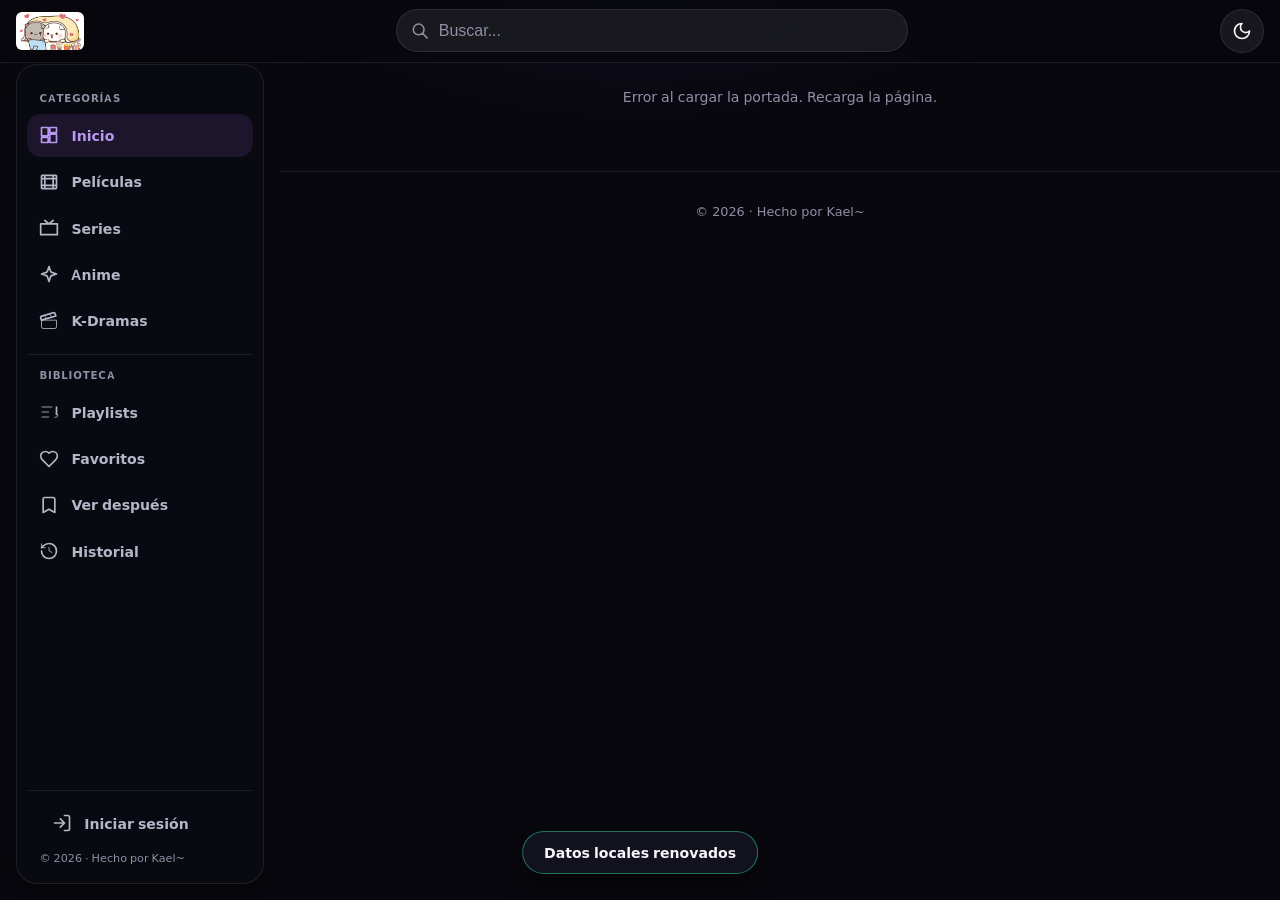
<file: index.html>
<!DOCTYPE html>
<html lang="es">
<head>
  <meta charset="UTF-8" />
  <meta name="viewport" content="width=device-width, initial-scale=1.0, viewport-fit=cover" />
  <meta name="color-scheme" content="dark" />
  <title>MocchiStream</title>
  <meta name="theme-color" content="#0f0f1a" />
  <meta name="description" content="Películas y series en streaming, sin cuentas y sin complicaciones." />
  <link rel="manifest" href="manifest.webmanifest" />
  <link rel="icon" type="image/png" href="icons/icon-192.png" />
  <link rel="apple-touch-icon" href="icons/icon-192.png" />
  <meta name="mobile-web-app-capable" content="yes" />
  <meta name="apple-mobile-web-app-capable" content="yes" />
  <meta name="apple-mobile-web-app-status-bar-style" content="black-translucent" />
  <link rel="stylesheet" href="css/style.css" />
  <script>try{var t=localStorage.getItem('ms_theme')==='light';document.documentElement.setAttribute('data-theme',t?'light':'dark');document.querySelector('meta[name="color-scheme"]').setAttribute('content',t?'light':'dark')}catch(e){}</script>
</head>
<body>

  <header class="site-header">
    <button class="menu-btn" id="menuBtn" aria-label="Abrir menú">
      <svg fill="none" stroke="currentColor" viewBox="0 0 24 24"><path stroke-linecap="round" stroke-linejoin="round" stroke-width="2" d="M4 6h16M4 12h16M4 18h16"/></svg>
    </button>
    <a href="/" class="logo-link"><img src="icons/profile.png" alt="MocchiStream" class="logo" /></a>
    <div class="search-box">
      <svg class="search-icon" fill="none" stroke="currentColor" viewBox="0 0 24 24"><path stroke-linecap="round" stroke-linejoin="round" stroke-width="2" d="M21 21l-6-6m2-5a7 7 0 11-14 0 7 7 0 0114 0z"/></svg>
      <input type="search" id="searchInput" class="input-glass" placeholder="Buscar..." autocomplete="off" spellcheck="false" />
    </div>
    <button class="theme-btn" id="themeBtn" aria-label="Cambiar tema"></button>
  </header>

  <main class="app-main">
    <section id="view-explore" class="app-view">
      <div id="homeSections"></div>
    </section>
  </main>

  <footer class="site-footer">
    © 2026 · Hecho por Kael~
  </footer>

  <div id="ptrIndicator" class="ptr-indicator hidden"><span class="ptr-arrow">↓</span></div>

  <div id="toast" class="toast hidden"></div>

  <script type="module" src="js/app.js"></script>
</body>
</html>
</file>
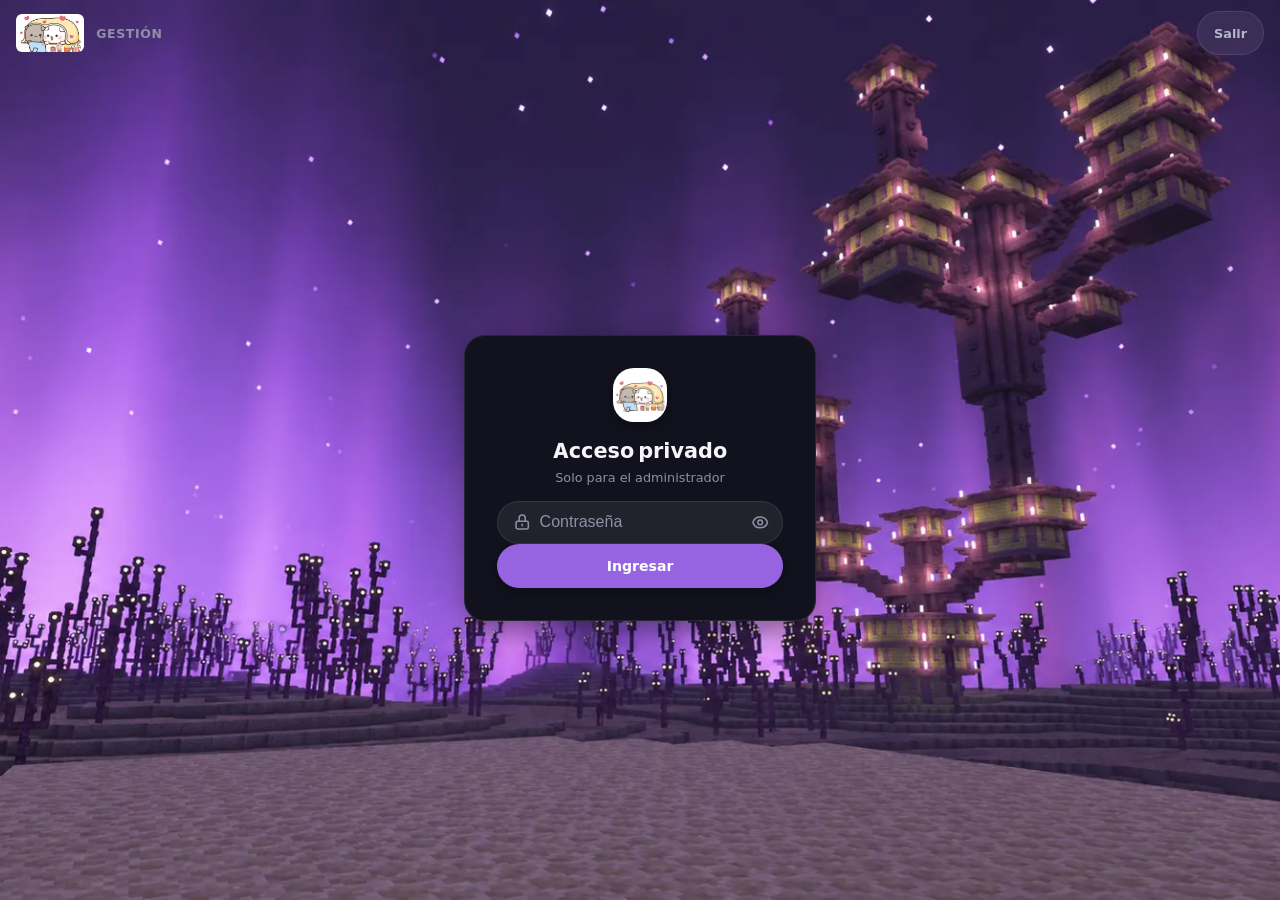
<file: admin.html>
<!DOCTYPE html>
<html lang="es">
<head>
  <meta charset="UTF-8" />
  <meta name="viewport" content="width=device-width, initial-scale=1.0, viewport-fit=cover" />
  <meta name="color-scheme" content="dark" />
  <meta name="theme-color" content="#0f0f1a" />
  <title>MocchiStream · Gestión</title>
  <link rel="stylesheet" href="css/style.css" />
  <script>try{if(localStorage.getItem('ms_theme')==='light')document.documentElement.setAttribute('data-theme','light')}catch(e){}</script>
</head>
<body>
  <div class="admin-page">

    <header class="site-header admin-header header-floating">
      <img src="icons/profile.png" alt="MocchiStream" class="logo" onerror="this.style.display='none'" />
      <span class="brand-tag">Gestión</span>
      <button onclick="logout()" class="btn btn-ghost btn-small">Salir</button>
    </header>

    <div id="loginScreen" class="login-screen">
      <div class="login-card" id="adminCard">
        <img src="icons/profile.png" alt="" class="auth-logo" />
        <h2 class="login-title">Acceso privado</h2>
        <p class="auth-sub">Solo para el administrador</p>
        <p id="loginErrorMsg" class="error-msg hidden">Contraseña incorrecta</p>
        <form id="adminLoginForm" autocomplete="off" novalidate>
          <div class="field" id="adminPassField">
            <svg class="field-icon" fill="none" stroke="currentColor" viewBox="0 0 24 24"><path stroke-linecap="round" stroke-linejoin="round" stroke-width="2" d="M12 15v2m-6 4h12a2 2 0 002-2v-6a2 2 0 00-2-2H6a2 2 0 00-2 2v6a2 2 0 002 2zm10-10V7a4 4 0 00-8 0v4h8z"/></svg>
            <input type="password" id="loginPassword" class="input-glass" placeholder="Contraseña" autocomplete="current-password" required />
            <button type="button" class="field-eye" data-eye="loginPassword" aria-label="Mostrar contraseña">
              <svg class="eye-on" fill="none" stroke="currentColor" viewBox="0 0 24 24"><path stroke-linecap="round" stroke-linejoin="round" stroke-width="2" d="M15 12a3 3 0 11-6 0 3 3 0 016 0z"/><path stroke-linecap="round" stroke-linejoin="round" stroke-width="2" d="M2.458 12C3.732 7.943 7.523 5 12 5c4.478 0 8.268 2.943 9.542 7-1.274 4.057-5.064 7-9.542 7-4.477 0-8.268-2.943-9.542-7z"/></svg>
              <svg class="eye-off" fill="none" stroke="currentColor" viewBox="0 0 24 24"><path stroke-linecap="round" stroke-linejoin="round" stroke-width="2" d="M17.94 17.94A10.07 10.07 0 0112 20c-7 0-11-8-11-8a18.45 18.45 0 015.06-5.94M9.9 4.24A9.12 9.12 0 0112 4c7 0 11 8 11 8a18.5 18.5 0 01-2.16 3.19m-6.72-1.07a3 3 0 11-4.24-4.24"/><path stroke-linecap="round" stroke-linejoin="round" stroke-width="2" d="M1 1l22 22"/></svg>
            </button>
          </div>
          <button type="submit" class="btn btn-neon w-full" id="adminSubmit">
            <span class="btn-spinner"></span><span class="btn-label">Ingresar</span>
          </button>
        </form>
      </div>
    </div>

    <nav class="admin-nav hidden" id="adminNav">
      <button class="nav-item active" data-view="panel" aria-label="Panel">
        <span class="nav-ico"><svg fill="none" stroke="currentColor" viewBox="0 0 24 24"><path stroke-linecap="round" stroke-linejoin="round" stroke-width="2" d="M3 13h8V3H3v10zm0 8h8v-6H3v6zm10 0h8V11h-8v10zm0-18v6h8V3h-8z"/></svg></span>
        <span>Panel</span>
      </button>
      <button class="nav-item" data-view="playlists" aria-label="Playlists">
        <span class="nav-ico"><svg fill="none" stroke="currentColor" viewBox="0 0 24 24"><path stroke-linecap="round" stroke-linejoin="round" stroke-width="2" d="M8 6h13M8 12h13M8 18h13M3 6h.01M3 12h.01M3 18h.01"/></svg></span>
        <span>Playlists</span>
      </button>
    </nav>

    <div id="adminContent" class="admin-content hidden animate-fade-in-up">

      <!-- ============ PANEL ============ -->
      <section id="view-panel" class="admin-view app-view">
        <div class="admin-glass-card">
          <h3 class="card-title">
            <svg class="t-cyan" fill="none" stroke="currentColor" viewBox="0 0 24 24"><path stroke-linecap="round" stroke-linejoin="round" stroke-width="2" d="M4 4h5v5H4zM15 4h5v5h-5zM4 15h5v5H4zM15 15h5v5h-5z"/></svg>
            Caché del worker
          </h3>
          <p class="card-hint">La caché acelera la app pero guarda resultados viejos hasta 5 min (búsquedas y portada). Púrjala si quieres ver cambios al instante.</p>
          <div id="cacheBox">
            <div class="cache-row"><span class="spinner"></span></div>
          </div>
        </div>

        <div class="admin-glass-card">
          <h3 class="card-title">
            <svg class="t-cyan" fill="none" stroke="currentColor" viewBox="0 0 24 24"><path stroke-linecap="round" stroke-linejoin="round" stroke-width="2" d="M13 10V3L4 14h7v7l9-11h-7z"/></svg>
            Accesos rápidos
          </h3>
          <div class="btn-row">
            <a class="btn btn-ghost" href="https://mocchi-stream.pages.dev" target="_blank" rel="noopener">Abrir la app</a>
          </div>
        </div>
      </section>

      <!-- ============ PLAYLISTS ============ -->
      <section id="view-playlists" class="admin-view app-view hidden">
        <div class="admin-glass-card">
          <h3 class="card-title">
            <svg class="t-purple" fill="none" stroke="currentColor" viewBox="0 0 24 24"><path stroke-linecap="round" stroke-linejoin="round" stroke-width="2" d="M8 6h13M8 12h13M8 18h13M3 6h.01M3 12h.01M3 18h.01"/></svg>
            Playlists
          </h3>
          <p class="card-hint">Agrupa sagas completas (Rápidos y Furiosos, Toy Story, Miraculous...). Las ve cualquiera en la app.</p>
          <div class="playlist-create">
            <input type="text" id="plNameInput" placeholder="Nombre de la playlist" class="input-glass" autocomplete="off" />
            <button onclick="createPlaylist()" class="btn btn-neon btn-small">Crear</button>
          </div>
          <div class="playlist-cover-input">
            <input type="url" id="plCoverInput" placeholder="URL de portada (opcional)" class="input-glass" autocomplete="off" spellcheck="false" />
            <img id="plCoverPreview" class="pl-cover-preview hidden" alt="Vista previa" />
          </div>
          <div id="playlistsBox" class="playlists-box"></div>
        </div>

        <div id="plEditor" class="admin-glass-card hidden">
          <div class="edit-header">
            <h3 class="edit-title" id="plEditorTitle">Editor</h3>
            <button onclick="closeEditor()" class="btn btn-ghost btn-small">Cerrar</button>
          </div>
          <div class="search-box" style="margin-bottom:0.6rem;">
            <svg class="search-icon" fill="none" stroke="currentColor" viewBox="0 0 24 24"><path stroke-linecap="round" stroke-linejoin="round" stroke-width="2" d="M21 21l-6-6m2-5a7 7 0 11-14 0 7 7 0 0114 0z"/></svg>
            <input type="search" id="plSearchInput" class="input-glass" placeholder="Buscar títulos para agregar..." autocomplete="off" spellcheck="false" />
          </div>
          <div id="plSearchResults" class="search-results"></div>
          <h4 class="form-label" style="margin-top:1rem;">En la playlist</h4>
          <div id="plItemsList" class="search-results"></div>
          <div id="dlEditor" class="admin-glass-card hidden" style="margin-top:0.8rem;">
            <div class="edit-header">
              <h3 class="edit-title" id="dlEditorTitle">Enlaces de descarga</h3>
              <button onclick="closeDownloadEditor()" class="btn btn-ghost btn-small">Cerrar</button>
            </div>
            <p class="hint" style="margin:0 0 0.8rem;">Deja el campo vacío y guarda para quitar el enlace.</p>
            <div id="dlEditorBody"></div>
          </div>
        </div>
      </section>
    </div>
  </div>

  <div id="toast" class="toast hidden"></div>

  <script type="module" src="js/admin.js"></script>
</body>
</html>
</file>
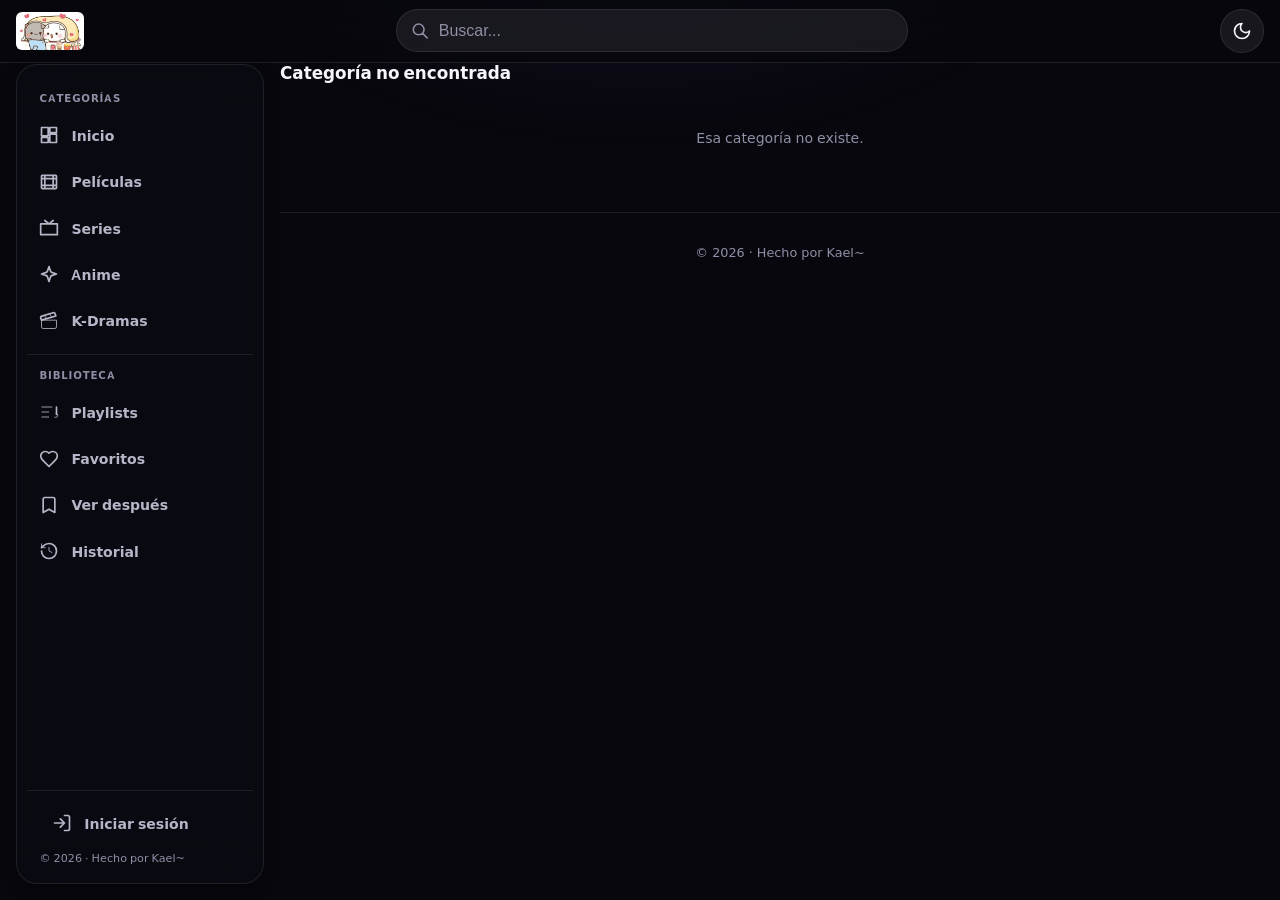
<file: categorias.html>
<!DOCTYPE html>
<html lang="es">
<head>
  <meta charset="UTF-8" />
  <meta name="viewport" content="width=device-width, initial-scale=1.0, viewport-fit=cover" />
  <meta name="color-scheme" content="dark" />
  <title>Categoría — MocchiStream</title>
  <meta name="theme-color" content="#0f0f1a" />
  <meta name="description" content="Explora por categoría en MocchiStream." />
  <link rel="manifest" href="manifest.webmanifest" />
  <link rel="icon" type="image/png" href="icons/icon-192.png" />
  <link rel="apple-touch-icon" href="icons/icon-192.png" />
  <meta name="mobile-web-app-capable" content="yes" />
  <meta name="apple-mobile-web-app-capable" content="yes" />
  <meta name="apple-mobile-web-app-status-bar-style" content="black-translucent" />
  <link rel="stylesheet" href="css/style.css" />
  <script>try{var t=localStorage.getItem('ms_theme')==='light';document.documentElement.setAttribute('data-theme',t?'light':'dark');document.querySelector('meta[name="color-scheme"]').setAttribute('content',t?'light':'dark')}catch(e){}</script>
</head>
<body>

  <header class="site-header">
    <button class="menu-btn" id="menuBtn" aria-label="Abrir menú">
      <svg fill="none" stroke="currentColor" viewBox="0 0 24 24"><path stroke-linecap="round" stroke-linejoin="round" stroke-width="2" d="M4 6h16M4 12h16M4 18h16"/></svg>
    </button>
    <a href="/" class="logo-link"><img src="icons/profile.png" alt="MocchiStream" class="logo" /></a>
    <div class="search-box">
      <svg class="search-icon" fill="none" stroke="currentColor" viewBox="0 0 24 24"><path stroke-linecap="round" stroke-linejoin="round" stroke-width="2" d="M21 21l-6-6m2-5a7 7 0 11-14 0 7 7 0 0114 0z"/></svg>
      <input type="search" id="searchInput" class="input-glass" placeholder="Buscar..." autocomplete="off" spellcheck="false" />
    </div>
    <button class="theme-btn" id="themeBtn" aria-label="Cambiar tema"></button>
  </header>

  <main class="app-main">
    <section id="view-cat" class="app-view">
      <h2 class="search-view-head" id="catHead">Categoría</h2>
      <div id="catGrid" class="video-grid"></div>
    </section>
  </main>

  <footer class="site-footer">
    © 2026 · Hecho por Kael~
  </footer>

  <div id="toast" class="toast hidden"></div>

  <script type="module" src="js/app-cat.js"></script>
</body>
</html>
</file>
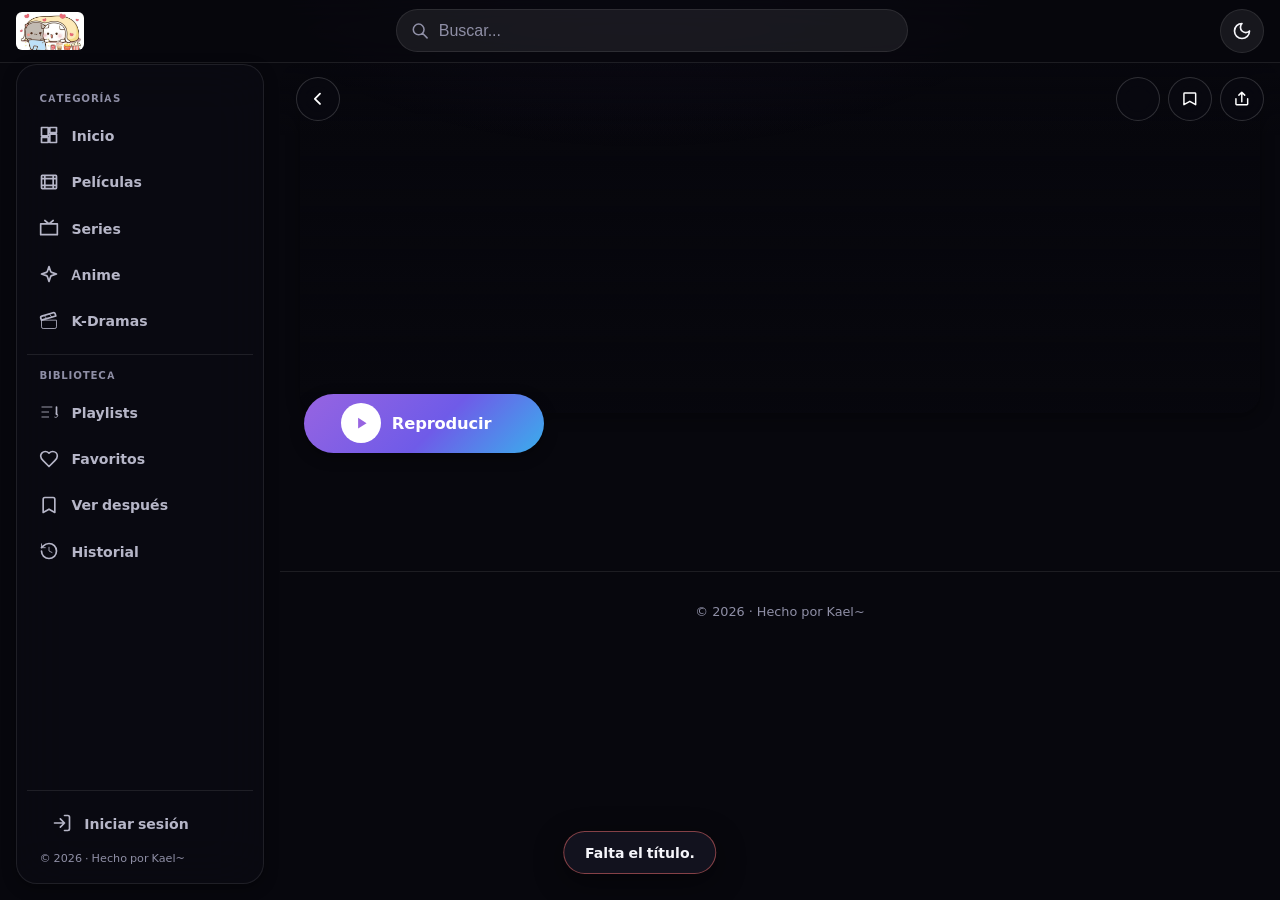
<file: detalle.html>
<!DOCTYPE html>
<html lang="es">
<head>
  <meta charset="UTF-8" />
  <meta name="viewport" content="width=device-width, initial-scale=1.0, viewport-fit=cover" />
  <meta name="color-scheme" content="dark" />
  <title>Detalle — MocchiStream</title>
  <meta name="theme-color" content="#0f0f1a" />
  <meta name="description" content="Detalle de película o serie en MocchiStream." />
  <link rel="manifest" href="manifest.webmanifest" />
  <link rel="icon" type="image/png" href="icons/icon-192.png" />
  <link rel="apple-touch-icon" href="icons/icon-192.png" />
  <meta name="mobile-web-app-capable" content="yes" />
  <meta name="apple-mobile-web-app-capable" content="yes" />
  <meta name="apple-mobile-web-app-status-bar-style" content="black-translucent" />
  <link rel="stylesheet" href="css/style.css" />
  <script>try{var t=localStorage.getItem('ms_theme')==='light';document.documentElement.setAttribute('data-theme',t?'light':'dark');document.querySelector('meta[name="color-scheme"]').setAttribute('content',t?'light':'dark')}catch(e){}</script>
</head>
<body>

  <header class="site-header">
    <button class="menu-btn" id="menuBtn" aria-label="Abrir menú">
      <svg fill="none" stroke="currentColor" viewBox="0 0 24 24"><path stroke-linecap="round" stroke-linejoin="round" stroke-width="2" d="M4 6h16M4 12h16M4 18h16"/></svg>
    </button>
    <a href="/" class="logo-link"><img src="icons/profile.png" alt="MocchiStream" class="logo" /></a>
    <div class="search-box">
      <svg class="search-icon" fill="none" stroke="currentColor" viewBox="0 0 24 24"><path stroke-linecap="round" stroke-linejoin="round" stroke-width="2" d="M21 21l-6-6m2-5a7 7 0 11-14 0 7 7 0 0114 0z"/></svg>
      <input type="search" id="searchInput" class="input-glass" placeholder="Buscar..." autocomplete="off" spellcheck="false" />
    </div>
    <button class="theme-btn" id="themeBtn" aria-label="Cambiar tema"></button>
  </header>

  <main class="app-main">
    <div id="detailView" class="detail-view">
      <div class="detail-backdrop" id="detailBackdrop"></div>
      <div class="detail-topbar">
        <button class="detail-round" onclick="closeDetail()" aria-label="Volver">
          <svg fill="none" stroke="currentColor" viewBox="0 0 24 24"><path stroke-linecap="round" stroke-linejoin="round" stroke-width="2.5" d="M15 19l-7-7 7-7"/></svg>
        </button>
        <div class="detail-topbar-right">
          <button class="detail-round" id="detailFavBtn" aria-label="Favorito"></button>
          <button class="detail-round" id="detailWLBtn" aria-label="Ver después">
            <svg fill="none" stroke="currentColor" viewBox="0 0 24 24"><path stroke-linecap="round" stroke-linejoin="round" stroke-width="2" d="M5 4h14a1 1 0 011 1v15l-8-4.5L4 20V5a1 1 0 011-1z"/></svg>
          </button>
          <button class="detail-round" id="detailShareBtn" aria-label="Compartir">
            <svg fill="none" stroke="currentColor" viewBox="0 0 24 24"><path stroke-linecap="round" stroke-linejoin="round" stroke-width="2" d="M4 12v7a1 1 0 001 1h14a1 1 0 001-1v-7M12 3v13m0-13 4 4m-4-4-4 4"/></svg>
          </button>
        </div>
      </div>
      <div class="detail-inner">
        <h1 class="detail-title" id="detailTitle"></h1>
        <div class="detail-badges" id="detailBadges"></div>
        <p class="detail-desc" id="detailDesc"></p>
        <div class="detail-actions">
          <button class="btn-play" id="detailPlayBtn">
            <span class="btn-play-ico"><svg viewBox="0 0 24 24"><path d="M8 5v14l11-7z"/></svg></span>Reproducir
          </button>
          <button class="btn-dl hidden" id="detailDlBtn">
            <svg fill="none" stroke="currentColor" viewBox="0 0 24 24"><path stroke-linecap="round" stroke-linejoin="round" stroke-width="2" d="M4 16v2a2 2 0 002 2h12a2 2 0 002-2v-2M12 4v12m0 0 4-4m-4 4-4-4"/></svg>Descargar
          </button>
        </div>
        <h3 class="detail-seasons-title" id="detailSeasonsTitle"></h3>
        <div id="detailSeasons"></div>
      </div>
    </div>
  </main>

  <footer class="site-footer">
    © 2026 · Hecho por Kael~
  </footer>

  <div id="toast" class="toast hidden"></div>

  <script type="module" src="js/app-detail.js"></script>
</body>
</html>
</file>
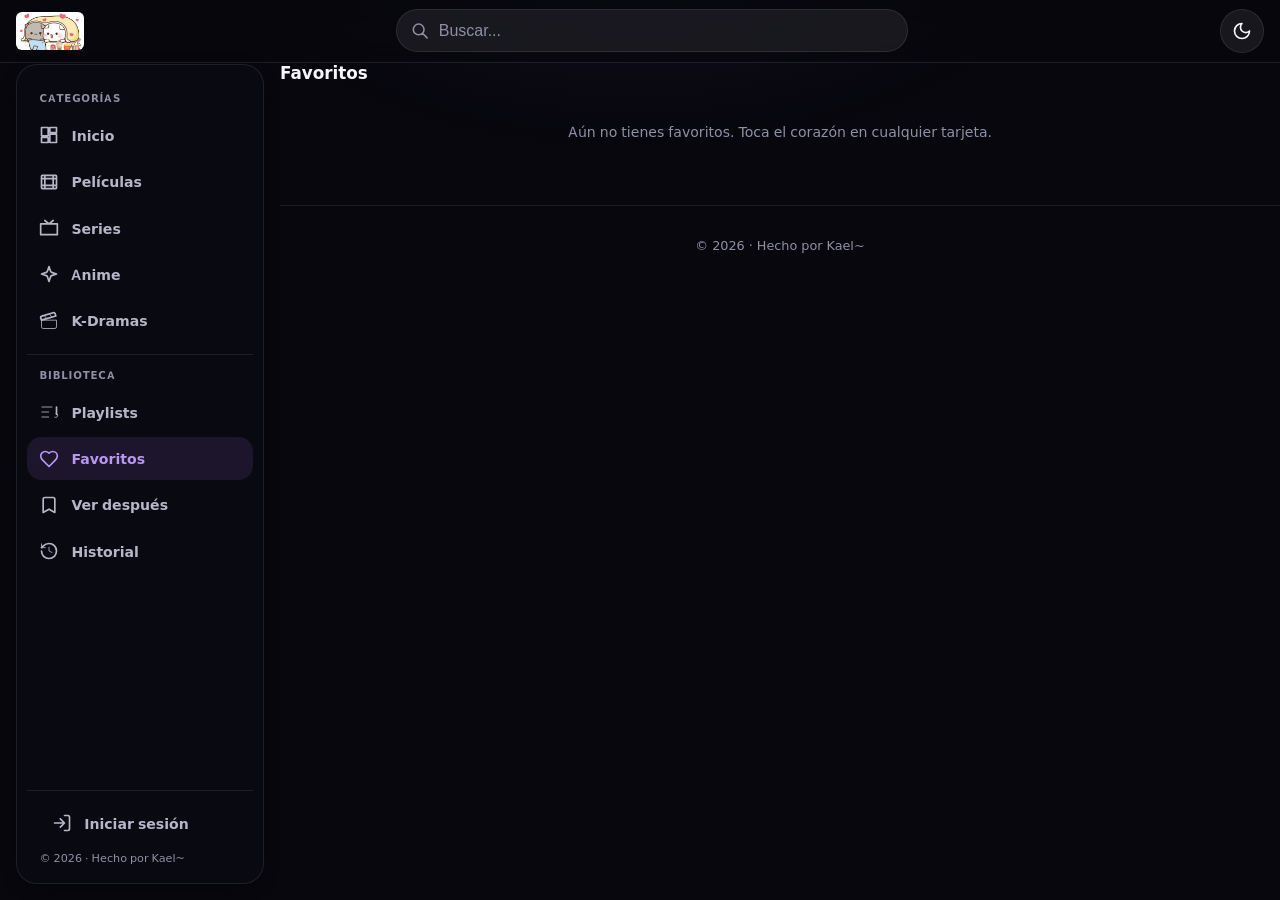
<file: favoritos.html>
<!DOCTYPE html>
<html lang="es">
<head>
  <meta charset="UTF-8" />
  <meta name="viewport" content="width=device-width, initial-scale=1.0, viewport-fit=cover" />
  <meta name="color-scheme" content="dark" />
  <title>Favoritos — MocchiStream</title>
  <meta name="theme-color" content="#0f0f1a" />
  <meta name="description" content="Tus favoritos en MocchiStream." />
  <link rel="manifest" href="manifest.webmanifest" />
  <link rel="icon" type="image/png" href="icons/icon-192.png" />
  <link rel="apple-touch-icon" href="icons/icon-192.png" />
  <meta name="mobile-web-app-capable" content="yes" />
  <meta name="apple-mobile-web-app-capable" content="yes" />
  <meta name="apple-mobile-web-app-status-bar-style" content="black-translucent" />
  <link rel="stylesheet" href="css/style.css" />
  <script>try{var t=localStorage.getItem('ms_theme')==='light';document.documentElement.setAttribute('data-theme',t?'light':'dark');document.querySelector('meta[name="color-scheme"]').setAttribute('content',t?'light':'dark')}catch(e){}</script>
</head>
<body>

  <header class="site-header">
    <button class="menu-btn" id="menuBtn" aria-label="Abrir menú">
      <svg fill="none" stroke="currentColor" viewBox="0 0 24 24"><path stroke-linecap="round" stroke-linejoin="round" stroke-width="2" d="M4 6h16M4 12h16M4 18h16"/></svg>
    </button>
    <a href="/" class="logo-link"><img src="icons/profile.png" alt="MocchiStream" class="logo" /></a>
    <div class="search-box">
      <svg class="search-icon" fill="none" stroke="currentColor" viewBox="0 0 24 24"><path stroke-linecap="round" stroke-linejoin="round" stroke-width="2" d="M21 21l-6-6m2-5a7 7 0 11-14 0 7 7 0 0114 0z"/></svg>
      <input type="search" id="searchInput" class="input-glass" placeholder="Buscar..." autocomplete="off" spellcheck="false" />
    </div>
    <button class="theme-btn" id="themeBtn" aria-label="Cambiar tema"></button>
  </header>

  <main class="app-main">
    <section id="view-lib" class="app-view" data-kind="favs">
      <h2 class="search-view-head">Favoritos</h2>
      <div id="libGrid"></div>
    </section>
  </main>

  <footer class="site-footer">
    © 2026 · Hecho por Kael~
  </footer>

  <div id="toast" class="toast hidden"></div>

  <script type="module" src="js/app-lib.js"></script>
</body>
</html>
</file>
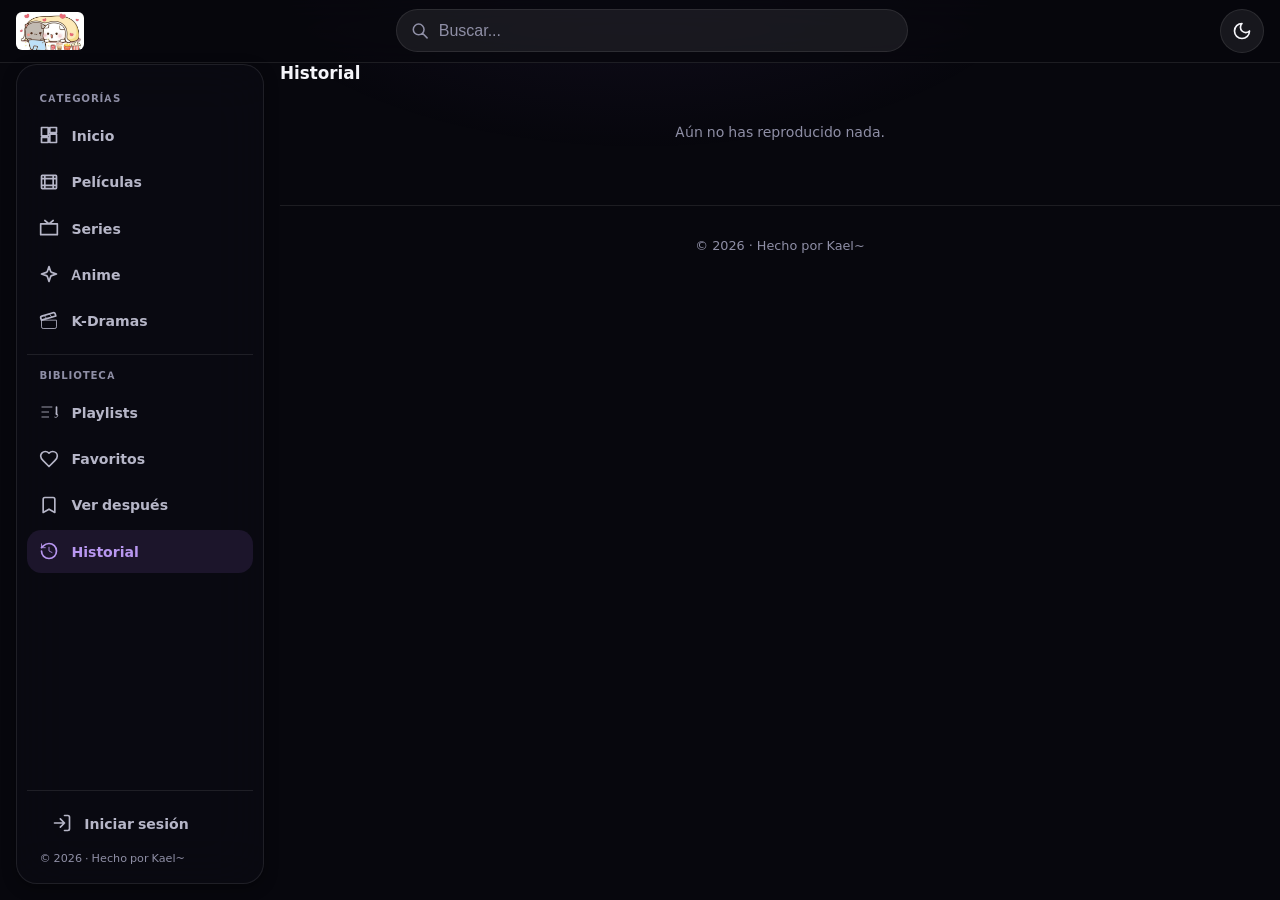
<file: historial.html>
<!DOCTYPE html>
<html lang="es">
<head>
  <meta charset="UTF-8" />
  <meta name="viewport" content="width=device-width, initial-scale=1.0, viewport-fit=cover" />
  <meta name="color-scheme" content="dark" />
  <title>Historial — MocchiStream</title>
  <meta name="theme-color" content="#0f0f1a" />
  <meta name="description" content="Tu historial de reproducción en MocchiStream." />
  <link rel="manifest" href="manifest.webmanifest" />
  <link rel="icon" type="image/png" href="icons/icon-192.png" />
  <link rel="apple-touch-icon" href="icons/icon-192.png" />
  <meta name="mobile-web-app-capable" content="yes" />
  <meta name="apple-mobile-web-app-capable" content="yes" />
  <meta name="apple-mobile-web-app-status-bar-style" content="black-translucent" />
  <link rel="stylesheet" href="css/style.css" />
  <script>try{var t=localStorage.getItem('ms_theme')==='light';document.documentElement.setAttribute('data-theme',t?'light':'dark');document.querySelector('meta[name="color-scheme"]').setAttribute('content',t?'light':'dark')}catch(e){}</script>
</head>
<body>

  <header class="site-header">
    <button class="menu-btn" id="menuBtn" aria-label="Abrir menú">
      <svg fill="none" stroke="currentColor" viewBox="0 0 24 24"><path stroke-linecap="round" stroke-linejoin="round" stroke-width="2" d="M4 6h16M4 12h16M4 18h16"/></svg>
    </button>
    <a href="/" class="logo-link"><img src="icons/profile.png" alt="MocchiStream" class="logo" /></a>
    <div class="search-box">
      <svg class="search-icon" fill="none" stroke="currentColor" viewBox="0 0 24 24"><path stroke-linecap="round" stroke-linejoin="round" stroke-width="2" d="M21 21l-6-6m2-5a7 7 0 11-14 0 7 7 0 0114 0z"/></svg>
      <input type="search" id="searchInput" class="input-glass" placeholder="Buscar..." autocomplete="off" spellcheck="false" />
    </div>
    <button class="theme-btn" id="themeBtn" aria-label="Cambiar tema"></button>
  </header>

  <main class="app-main">
    <section id="view-lib" class="app-view" data-kind="hist">
      <h2 class="search-view-head">Historial</h2>
      <div id="libGrid"></div>
    </section>
  </main>

  <footer class="site-footer">
    © 2026 · Hecho por Kael~
  </footer>

  <div id="toast" class="toast hidden"></div>

  <script type="module" src="js/app-lib.js"></script>
</body>
</html>
</file>
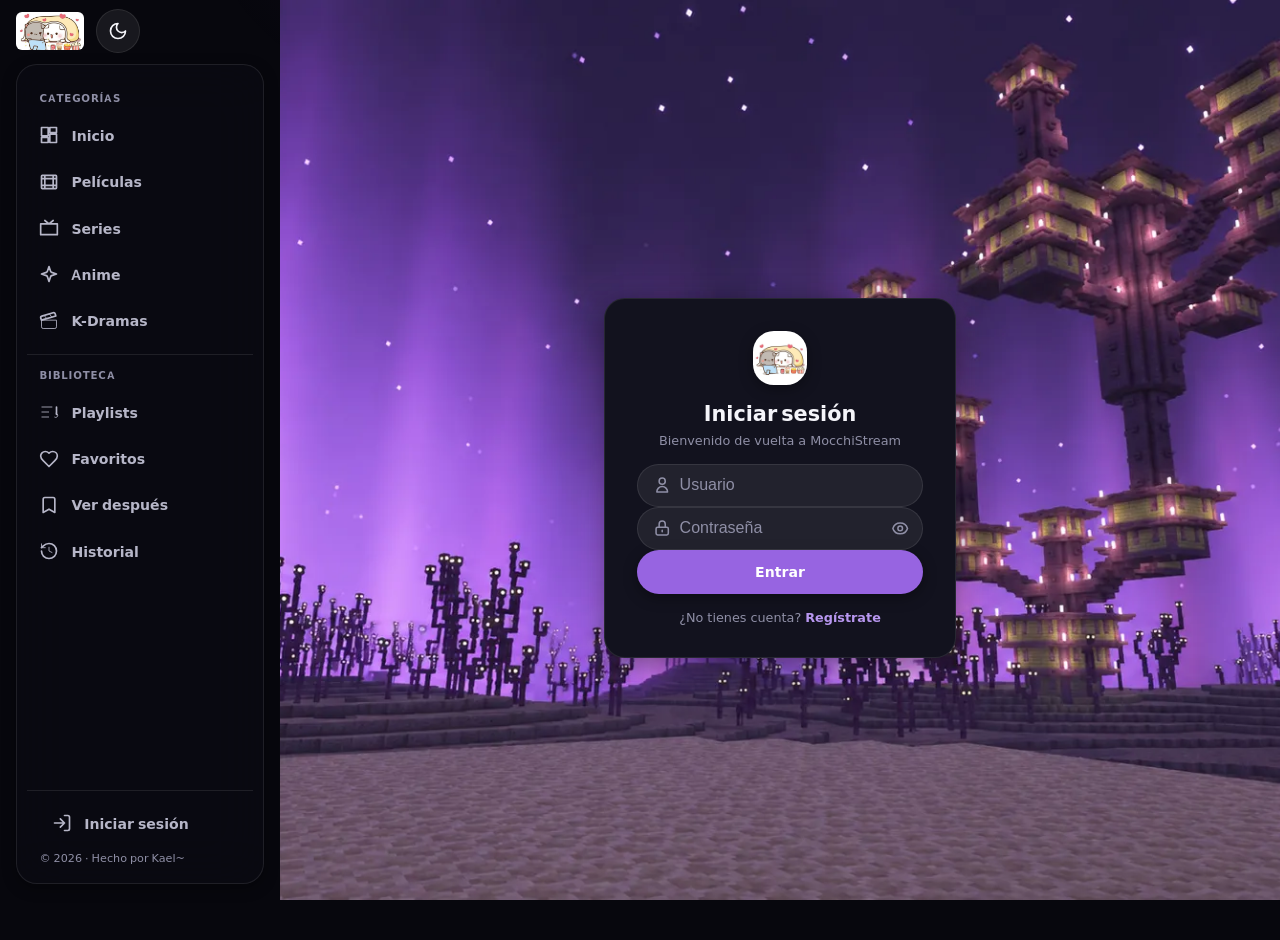
<file: login.html>
<!DOCTYPE html>
<html lang="es">
<head>
  <meta charset="UTF-8" />
  <meta name="viewport" content="width=device-width, initial-scale=1.0, viewport-fit=cover" />
  <meta name="color-scheme" content="dark" />
  <title>Iniciar sesión — MocchiStream</title>
  <meta name="theme-color" content="#0f0f1a" />
  <meta name="description" content="Inicia sesión o crea tu cuenta en MocchiStream." />
  <link rel="manifest" href="manifest.webmanifest" />
  <link rel="icon" type="image/png" href="icons/icon-192.png" />
  <link rel="apple-touch-icon" href="icons/icon-192.png" />
  <meta name="mobile-web-app-capable" content="yes" />
  <meta name="apple-mobile-web-app-capable" content="yes" />
  <meta name="apple-mobile-web-app-status-bar-style" content="black-translucent" />
  <link rel="stylesheet" href="css/style.css" />
  <script>try{var t=localStorage.getItem('ms_theme')==='light';document.documentElement.setAttribute('data-theme',t?'light':'dark');document.querySelector('meta[name="color-scheme"]').setAttribute('content',t?'light':'dark')}catch(e){}</script>
</head>
<body>

  <header class="site-header header-floating">
    <button class="menu-btn" id="menuBtn" aria-label="Abrir menú">
      <svg fill="none" stroke="currentColor" viewBox="0 0 24 24"><path stroke-linecap="round" stroke-linejoin="round" stroke-width="2" d="M4 6h16M4 12h16M4 18h16"/></svg>
    </button>
    <a href="/" class="logo-link"><img src="icons/profile.png" alt="MocchiStream" class="logo" /></a>
    <button class="theme-btn" id="themeBtn" aria-label="Cambiar tema"></button>
  </header>

  <main class="app-main">
    <div class="login-screen">
      <div class="login-card" id="authCard">
        <img src="icons/profile.png" alt="" class="auth-logo" />
        <h2 class="login-title" id="authTitle">Iniciar sesión</h2>
        <p class="auth-sub" id="authSub">Bienvenido de vuelta a MocchiStream</p>
        <div id="authError" class="error-msg hidden"></div>

        <div class="auth-panels">
          <form id="loginForm" class="auth-panel active" autocomplete="off" novalidate>
            <div class="field" id="loginUserField">
              <svg class="field-icon" fill="none" stroke="currentColor" viewBox="0 0 24 24"><path stroke-linecap="round" stroke-linejoin="round" stroke-width="2" d="M16 7a4 4 0 11-8 0 4 4 0 018 0zM12 14a7 7 0 00-7 7h14a7 7 0 00-7-7z"/></svg>
              <input type="text" id="loginUser" class="input-glass" placeholder="Usuario" autocomplete="username" maxlength="20" required />
            </div>
            <div class="field" id="loginPassField">
              <svg class="field-icon" fill="none" stroke="currentColor" viewBox="0 0 24 24"><path stroke-linecap="round" stroke-linejoin="round" stroke-width="2" d="M12 15v2m-6 4h12a2 2 0 002-2v-6a2 2 0 00-2-2H6a2 2 0 00-2 2v6a2 2 0 002 2zm10-10V7a4 4 0 00-8 0v4h8z"/></svg>
              <input type="password" id="loginPass" class="input-glass" placeholder="Contraseña" autocomplete="current-password" maxlength="64" required />
              <button type="button" class="field-eye" data-eye="loginPass" aria-label="Mostrar contraseña">
                <svg class="eye-on" fill="none" stroke="currentColor" viewBox="0 0 24 24"><path stroke-linecap="round" stroke-linejoin="round" stroke-width="2" d="M15 12a3 3 0 11-6 0 3 3 0 016 0z"/><path stroke-linecap="round" stroke-linejoin="round" stroke-width="2" d="M2.458 12C3.732 7.943 7.523 5 12 5c4.478 0 8.268 2.943 9.542 7-1.274 4.057-5.064 7-9.542 7-4.477 0-8.268-2.943-9.542-7z"/></svg>
                <svg class="eye-off" fill="none" stroke="currentColor" viewBox="0 0 24 24"><path stroke-linecap="round" stroke-linejoin="round" stroke-width="2" d="M17.94 17.94A10.07 10.07 0 0112 20c-7 0-11-8-11-8a18.45 18.45 0 015.06-5.94M9.9 4.24A9.12 9.12 0 0112 4c7 0 11 8 11 8a18.5 18.5 0 01-2.16 3.19m-6.72-1.07a3 3 0 11-4.24-4.24"/><path stroke-linecap="round" stroke-linejoin="round" stroke-width="2" d="M1 1l22 22"/></svg>
              </button>
            </div>
            <button type="submit" class="btn btn-neon w-full" id="loginSubmit">
              <span class="btn-spinner"></span><span class="btn-label">Entrar</span>
            </button>
          </form>

          <form id="regForm" class="auth-panel" autocomplete="off" novalidate>
            <div class="field" id="regUserField">
              <svg class="field-icon" fill="none" stroke="currentColor" viewBox="0 0 24 24"><path stroke-linecap="round" stroke-linejoin="round" stroke-width="2" d="M16 7a4 4 0 11-8 0 4 4 0 018 0zM12 14a7 7 0 00-7 7h14a7 7 0 00-7-7z"/></svg>
              <input type="text" id="regUser" class="input-glass" placeholder="Usuario" autocomplete="username" maxlength="20" required />
            </div>
            <p class="field-msg hidden" id="regUserMsg">Mínimo 3 caracteres: letras, números o _</p>
            <div class="field" id="regPassField">
              <svg class="field-icon" fill="none" stroke="currentColor" viewBox="0 0 24 24"><path stroke-linecap="round" stroke-linejoin="round" stroke-width="2" d="M12 15v2m-6 4h12a2 2 0 002-2v-6a2 2 0 00-2-2H6a2 2 0 00-2 2v6a2 2 0 002 2zm10-10V7a4 4 0 00-8 0v4h8z"/></svg>
              <input type="password" id="regPass" class="input-glass" placeholder="Contraseña" autocomplete="new-password" maxlength="64" required />
              <button type="button" class="field-eye" data-eye="regPass" aria-label="Mostrar contraseña">
                <svg class="eye-on" fill="none" stroke="currentColor" viewBox="0 0 24 24"><path stroke-linecap="round" stroke-linejoin="round" stroke-width="2" d="M15 12a3 3 0 11-6 0 3 3 0 016 0z"/><path stroke-linecap="round" stroke-linejoin="round" stroke-width="2" d="M2.458 12C3.732 7.943 7.523 5 12 5c4.478 0 8.268 2.943 9.542 7-1.274 4.057-5.064 7-9.542 7-4.477 0-8.268-2.943-9.542-7z"/></svg>
                <svg class="eye-off" fill="none" stroke="currentColor" viewBox="0 0 24 24"><path stroke-linecap="round" stroke-linejoin="round" stroke-width="2" d="M17.94 17.94A10.07 10.07 0 0112 20c-7 0-11-8-11-8a18.45 18.45 0 015.06-5.94M9.9 4.24A9.12 9.12 0 0112 4c7 0 11 8 11 8a18.5 18.5 0 01-2.16 3.19m-6.72-1.07a3 3 0 11-4.24-4.24"/><path stroke-linecap="round" stroke-linejoin="round" stroke-width="2" d="M1 1l22 22"/></svg>
              </button>
            </div>
            <div class="req-list" id="reqList">
              <span data-req="len"><span class="req-ico"><svg fill="none" stroke="currentColor" viewBox="0 0 24 24"><path stroke-linecap="round" stroke-linejoin="round" stroke-width="3" d="M5 13l4 4L19 7"/></svg></span>Mínimo 8 caracteres</span>
              <span data-req="upper"><span class="req-ico"><svg fill="none" stroke="currentColor" viewBox="0 0 24 24"><path stroke-linecap="round" stroke-linejoin="round" stroke-width="3" d="M5 13l4 4L19 7"/></svg></span>Una mayúscula</span>
              <span data-req="num"><span class="req-ico"><svg fill="none" stroke="currentColor" viewBox="0 0 24 24"><path stroke-linecap="round" stroke-linejoin="round" stroke-width="3" d="M5 13l4 4L19 7"/></svg></span>Un número</span>
            </div>
            <div class="field" id="regConfirmField">
              <svg class="field-icon" fill="none" stroke="currentColor" viewBox="0 0 24 24"><path stroke-linecap="round" stroke-linejoin="round" stroke-width="2" d="M12 15v2m-6 4h12a2 2 0 002-2v-6a2 2 0 00-2-2H6a2 2 0 00-2 2v6a2 2 0 002 2zm10-10V7a4 4 0 00-8 0v4h8z"/></svg>
              <input type="password" id="regConfirm" class="input-glass" placeholder="Repite la contraseña" autocomplete="new-password" maxlength="64" required />
              <button type="button" class="field-eye" data-eye="regConfirm" aria-label="Mostrar contraseña">
                <svg class="eye-on" fill="none" stroke="currentColor" viewBox="0 0 24 24"><path stroke-linecap="round" stroke-linejoin="round" stroke-width="2" d="M15 12a3 3 0 11-6 0 3 3 0 016 0z"/><path stroke-linecap="round" stroke-linejoin="round" stroke-width="2" d="M2.458 12C3.732 7.943 7.523 5 12 5c4.478 0 8.268 2.943 9.542 7-1.274 4.057-5.064 7-9.542 7-4.477 0-8.268-2.943-9.542-7z"/></svg>
                <svg class="eye-off" fill="none" stroke="currentColor" viewBox="0 0 24 24"><path stroke-linecap="round" stroke-linejoin="round" stroke-width="2" d="M17.94 17.94A10.07 10.07 0 0112 20c-7 0-11-8-11-8a18.45 18.45 0 015.06-5.94M9.9 4.24A9.12 9.12 0 0112 4c7 0 11 8 11 8a18.5 18.5 0 01-2.16 3.19m-6.72-1.07a3 3 0 11-4.24-4.24"/><path stroke-linecap="round" stroke-linejoin="round" stroke-width="2" d="M1 1l22 22"/></svg>
              </button>
            </div>
            <p class="field-msg hidden" id="regConfirmMsg">Las contraseñas no coinciden</p>
            <button type="submit" class="btn btn-neon w-full" id="regSubmit">
              <span class="btn-spinner"></span><span class="btn-label">Registrarme</span>
            </button>
          </form>
        </div>

        <p class="auth-switch" id="authSwitch">
          ¿No tienes cuenta? <a href="#" id="toggleAuth">Regístrate</a>
        </p>
      </div>
    </div>
  </main>

  <div id="toast" class="toast hidden"></div>

  <script type="module">
    import { applyTheme, setupMenu, registerSW } from './js/header.js';
    import { isLoggedIn, setSession } from './js/auth.js';
    import { API_BASE, showToast } from './js/utils.js';

    applyTheme();
    setupMenu();
    registerSW();

    if (isLoggedIn()) { location.href = '/'; }

    const $ = id => document.getElementById(id);
    const card = $('authCard');
    const error = $('authError');
    const title = $('authTitle');
    const sub = $('authSub');
    const switchText = $('authSwitch');
    const loginPanel = $('loginForm');
    const regPanel = $('regForm');
    const loginSubmit = $('loginSubmit');
    const regSubmit = $('regSubmit');

    let isLogin = true;

    function showError(msg) {
      error.textContent = msg;
      error.classList.remove('hidden');
      card.classList.remove('auth-shake');
      void card.offsetWidth;
      card.classList.add('auth-shake');
    }

    function hideError() {
      error.classList.add('hidden');
    }

    function switchMode() {
      isLogin = !isLogin;
      const out = isLogin ? regPanel : loginPanel;
      const inn = isLogin ? loginPanel : regPanel;
      out.classList.add('leaving');
      setTimeout(() => {
        out.classList.remove('active', 'leaving');
        inn.classList.remove('active');
        void inn.offsetWidth;
        inn.classList.add('active');
      }, 150);
      title.textContent = isLogin ? 'Iniciar sesión' : 'Crear cuenta';
      sub.textContent = isLogin ? 'Bienvenido de vuelta a MocchiStream' : 'Únete para sincronizar tu progreso';
      switchText.innerHTML = isLogin
        ? '¿No tienes cuenta? <a href="#" id="toggleAuth">Regístrate</a>'
        : '¿Ya tienes cuenta? <a href="#" id="toggleAuth">Inicia sesión</a>';
      hideError();
    }

    switchText.addEventListener('click', e => {
      if (e.target.id === 'toggleAuth') { e.preventDefault(); switchMode(); }
    });

    document.querySelectorAll('.field-eye').forEach(btn => {
      btn.addEventListener('click', () => {
        const input = $(btn.dataset.eye);
        const show = input.type === 'password';
        input.type = show ? 'text' : 'password';
        btn.classList.toggle('visible', show);
        btn.setAttribute('aria-label', show ? 'Ocultar contraseña' : 'Mostrar contraseña');
      });
    });

    const USER_RE = /^[a-zA-Z0-9_]+$/;
    const reqs = { len: v => v.length >= 8, upper: v => /[A-Z]/.test(v), num: v => /[0-9]/.test(v) };

    function setInvalid(field, on) {
      field.classList.toggle('invalid', on);
    }

    function validateUser() {
      const v = $('regUser').value;
      const ok = v.length >= 3 && USER_RE.test(v);
      setInvalid($('regUserField'), v.length > 0 && !ok);
      $('regUserMsg').classList.toggle('hidden', ok || v.length === 0);
      return ok;
    }

    function validatePass() {
      const v = $('regPass').value;
      let all = true;
      Object.keys(reqs).forEach(k => {
        const ok = reqs[k](v);
        $('reqList').querySelector(`[data-req="${k}"]`).classList.toggle('ok', ok);
        if (!ok) all = false;
      });
      setInvalid($('regPassField'), v.length > 0 && !all);
      return all;
    }

    function validateConfirm() {
      const ok = $('regConfirm').value === $('regPass').value && $('regConfirm').value.length > 0;
      setInvalid($('regConfirmField'), $('regConfirm').value.length > 0 && !ok);
      $('regConfirmMsg').classList.toggle('hidden', ok || $('regConfirm').value.length === 0);
      return ok;
    }

    $('regUser').addEventListener('input', validateUser);
    $('regPass').addEventListener('input', () => { validatePass(); validateConfirm(); });
    $('regConfirm').addEventListener('input', validateConfirm);

    function setLoading(btn, loading, label) {
      btn.classList.toggle('loading', loading);
      btn.querySelector('.btn-label').textContent = label;
      btn.disabled = loading;
    }

    async function submitAuth(endpoint, username, password, btn, loadingLabel) {
      hideError();
      setLoading(btn, true, loadingLabel);
      try {
        const res = await fetch(`${API_BASE}${endpoint}`, {
          method: 'POST',
          headers: { 'Content-Type': 'application/json' },
          body: JSON.stringify({ username, password })
        });
        const text = await res.text();
        let data;
        try { data = JSON.parse(text); } catch (e) { throw new Error(`Respuesta inválida (${res.status}): ${text.slice(0, 80)}`); }
        if (!res.ok) {
          if (res.status === 409 && endpoint === '/auth/register') {
            error.innerHTML = `${data.error} <a href="#" id="goLogin">Inicia sesión</a>`;
            error.classList.remove('hidden');
            const go = $('goLogin');
            if (go) go.addEventListener('click', e => { e.preventDefault(); switchMode(); });
          } else {
            showError(data.error || `Error ${res.status}`);
          }
          return;
        }
        setSession(data.token, data.username, data.isAdmin === true);
        showToast(endpoint === '/auth/login' ? '¡Bienvenido!' : 'Cuenta creada');
        setTimeout(() => location.href = '/', 400);
      } catch (err) {
        showError(err.message);
      } finally {
        setLoading(btn, false, endpoint === '/auth/login' ? 'Entrar' : 'Registrarme');
      }
    }

    loginForm.addEventListener('submit', e => {
      e.preventDefault();
      const user = $('loginUser').value.trim();
      const pass = $('loginPass').value;
      if (!user || !pass) {
        showError('Escribe tu usuario y contraseña');
        (!user ? $('loginUser') : $('loginPass')).focus();
        return;
      }
      submitAuth('/auth/login', user, pass, loginSubmit, 'Entrando...');
    });

    regForm.addEventListener('submit', e => {
      e.preventDefault();
      const user = $('regUser').value.trim();
      const pass = $('regPass').value;
      if (!validateUser()) { showError('El usuario debe tener mínimo 3 caracteres (letras, números o _)'); $('regUser').focus(); return; }
      if (!validatePass()) { showError('La contraseña debe tener mínimo 8 caracteres, una mayúscula y un número'); $('regPass').focus(); return; }
      if (!validateConfirm()) { showError('Las contraseñas no coinciden'); $('regConfirm').focus(); return; }
      submitAuth('/auth/register', user, pass, regSubmit, 'Creando...');
    });
  </script>
</body>
</html>
</file>
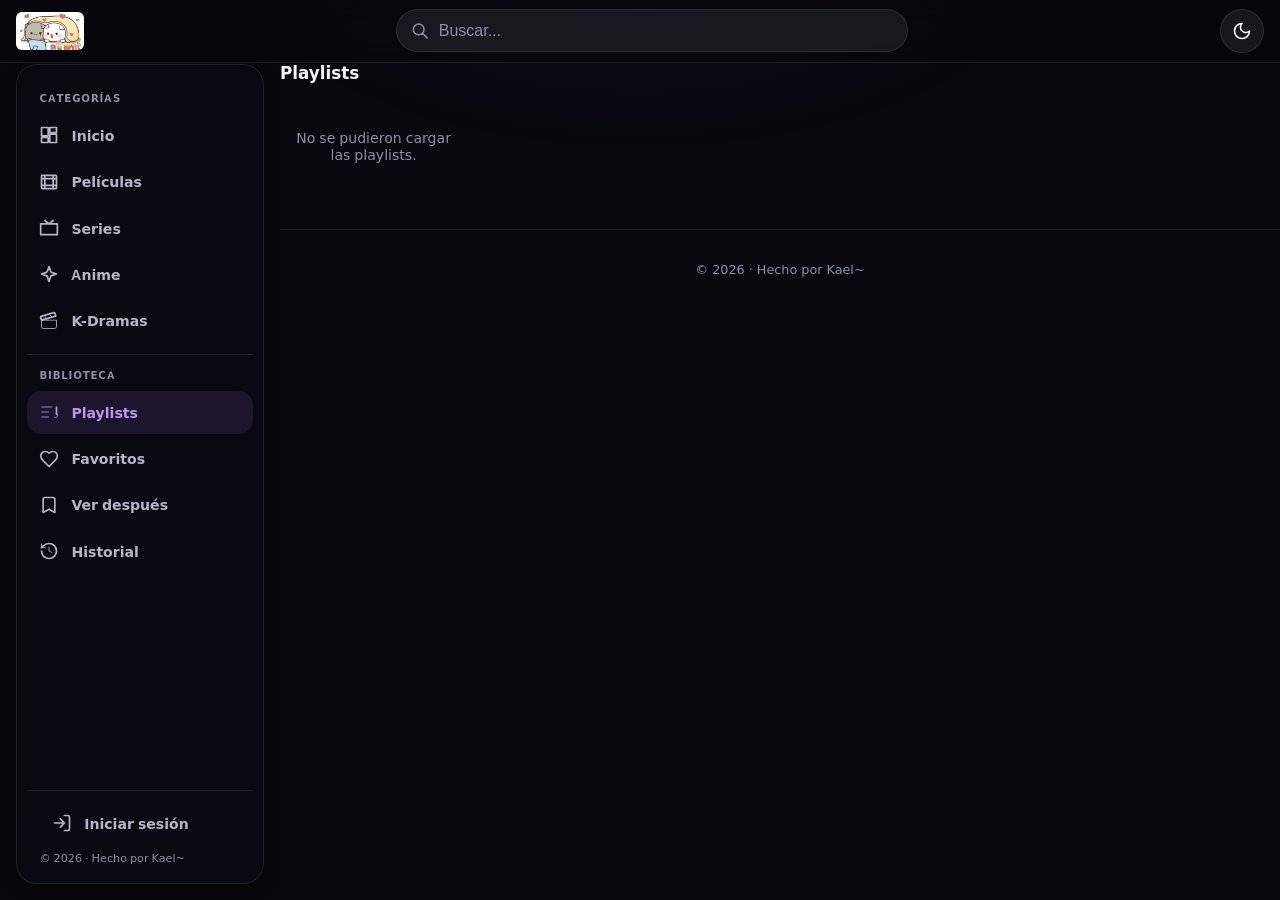
<file: playlist.html>
<!DOCTYPE html>
<html lang="es">
<head>
  <meta charset="UTF-8" />
  <meta name="viewport" content="width=device-width, initial-scale=1.0, viewport-fit=cover" />
  <meta name="color-scheme" content="dark" />
  <title>Playlists — MocchiStream</title>
  <meta name="theme-color" content="#0f0f1a" />
  <meta name="description" content="Tus playlists en MocchiStream." />
  <link rel="manifest" href="manifest.webmanifest" />
  <link rel="icon" type="image/png" href="icons/icon-192.png" />
  <link rel="apple-touch-icon" href="icons/icon-192.png" />
  <meta name="mobile-web-app-capable" content="yes" />
  <meta name="apple-mobile-web-app-capable" content="yes" />
  <meta name="apple-mobile-web-app-status-bar-style" content="black-translucent" />
  <link rel="stylesheet" href="css/style.css" />
  <script>try{var t=localStorage.getItem('ms_theme')==='light';document.documentElement.setAttribute('data-theme',t?'light':'dark');document.querySelector('meta[name="color-scheme"]').setAttribute('content',t?'light':'dark')}catch(e){}</script>
</head>
<body>

  <header class="site-header">
    <button class="menu-btn" id="menuBtn" aria-label="Abrir menú">
      <svg fill="none" stroke="currentColor" viewBox="0 0 24 24"><path stroke-linecap="round" stroke-linejoin="round" stroke-width="2" d="M4 6h16M4 12h16M4 18h16"/></svg>
    </button>
    <a href="/" class="logo-link"><img src="icons/profile.png" alt="MocchiStream" class="logo" /></a>
    <div class="search-box">
      <svg class="search-icon" fill="none" stroke="currentColor" viewBox="0 0 24 24"><path stroke-linecap="round" stroke-linejoin="round" stroke-width="2" d="M21 21l-6-6m2-5a7 7 0 11-14 0 7 7 0 0114 0z"/></svg>
      <input type="search" id="searchInput" class="input-glass" placeholder="Buscar..." autocomplete="off" spellcheck="false" />
    </div>
    <button class="theme-btn" id="themeBtn" aria-label="Cambiar tema"></button>
  </header>

  <main class="app-main">
    <section id="view-playlists" class="app-view">
      <h2 class="search-view-head">Playlists</h2>
      <div id="playlistsGrid" class="playlist-grid"></div>
    </section>
    <section id="view-playlist-detail" class="app-view hidden">
      <button onclick="backToPlaylists()" class="btn btn-ghost btn-small" style="margin-bottom:0.8rem;">← Volver</button>
      <img id="plDetailCover" class="pl-detail-cover hidden" alt="" />
      <h2 class="search-view-head" id="playlistDetailTitle"></h2>
      <div id="plItemsGrid" class="video-grid"></div>
    </section>
  </main>

  <footer class="site-footer">
    © 2026 · Hecho por Kael~
  </footer>

  <div id="toast" class="toast hidden"></div>

  <script type="module" src="js/app-playlist.js"></script>
</body>
</html>
</file>
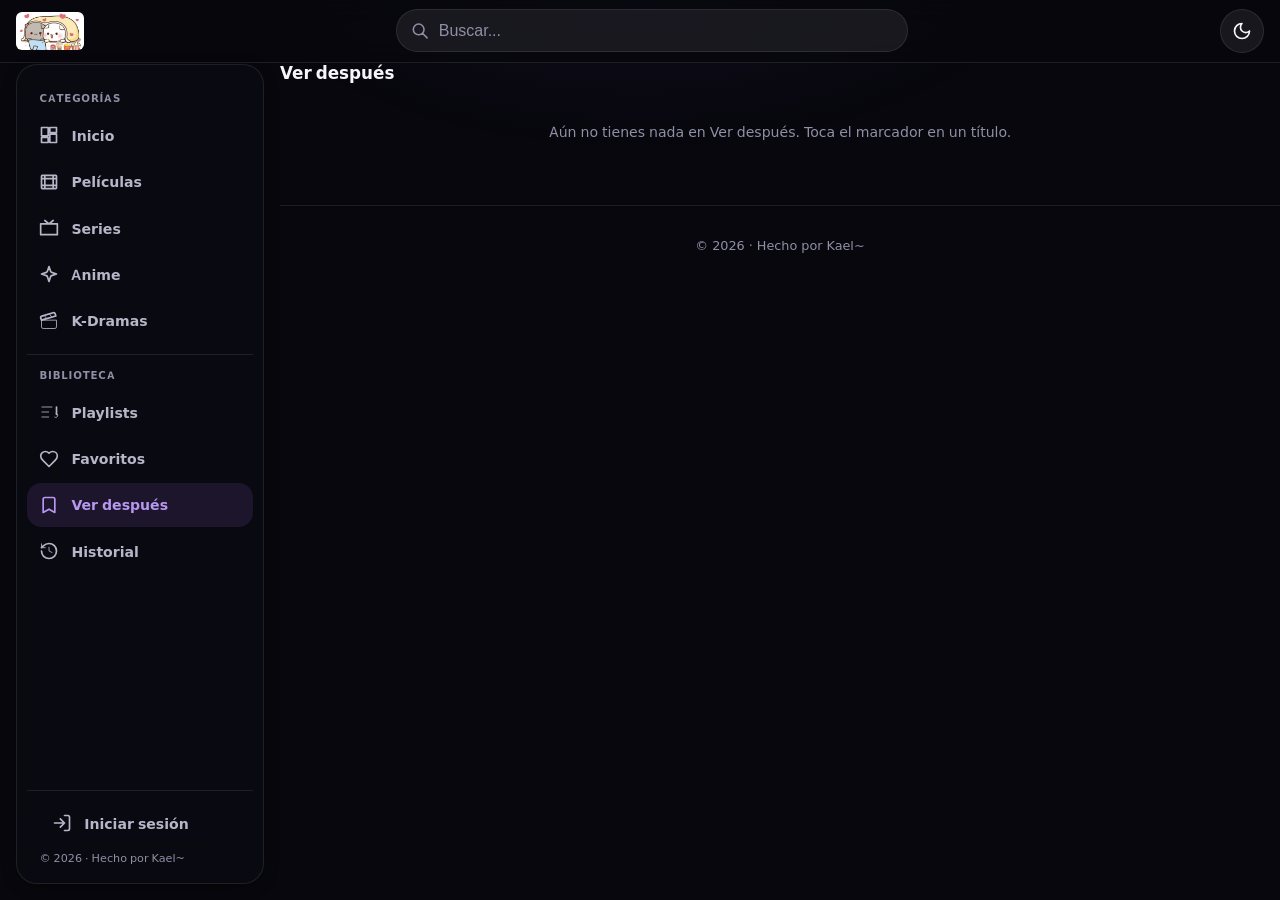
<file: ver-despues.html>
<!DOCTYPE html>
<html lang="es">
<head>
  <meta charset="UTF-8" />
  <meta name="viewport" content="width=device-width, initial-scale=1.0, viewport-fit=cover" />
  <meta name="color-scheme" content="dark" />
  <title>Ver después — MocchiStream</title>
  <meta name="theme-color" content="#0f0f1a" />
  <meta name="description" content="Tu lista de Ver después en MocchiStream." />
  <link rel="manifest" href="manifest.webmanifest" />
  <link rel="icon" type="image/png" href="icons/icon-192.png" />
  <link rel="apple-touch-icon" href="icons/icon-192.png" />
  <meta name="mobile-web-app-capable" content="yes" />
  <meta name="apple-mobile-web-app-capable" content="yes" />
  <meta name="apple-mobile-web-app-status-bar-style" content="black-translucent" />
  <link rel="stylesheet" href="css/style.css" />
  <script>try{var t=localStorage.getItem('ms_theme')==='light';document.documentElement.setAttribute('data-theme',t?'light':'dark');document.querySelector('meta[name="color-scheme"]').setAttribute('content',t?'light':'dark')}catch(e){}</script>
</head>
<body>

  <header class="site-header">
    <button class="menu-btn" id="menuBtn" aria-label="Abrir menú">
      <svg fill="none" stroke="currentColor" viewBox="0 0 24 24"><path stroke-linecap="round" stroke-linejoin="round" stroke-width="2" d="M4 6h16M4 12h16M4 18h16"/></svg>
    </button>
    <a href="/" class="logo-link"><img src="icons/profile.png" alt="MocchiStream" class="logo" /></a>
    <div class="search-box">
      <svg class="search-icon" fill="none" stroke="currentColor" viewBox="0 0 24 24"><path stroke-linecap="round" stroke-linejoin="round" stroke-width="2" d="M21 21l-6-6m2-5a7 7 0 11-14 0 7 7 0 0114 0z"/></svg>
      <input type="search" id="searchInput" class="input-glass" placeholder="Buscar..." autocomplete="off" spellcheck="false" />
    </div>
    <button class="theme-btn" id="themeBtn" aria-label="Cambiar tema"></button>
  </header>

  <main class="app-main">
    <section id="view-lib" class="app-view" data-kind="wl">
      <h2 class="search-view-head">Ver después</h2>
      <div id="libGrid"></div>
    </section>
  </main>

  <footer class="site-footer">
    © 2026 · Hecho por Kael~
  </footer>

  <div id="toast" class="toast hidden"></div>

  <script type="module" src="js/app-lib.js"></script>
</body>
</html>
</file>
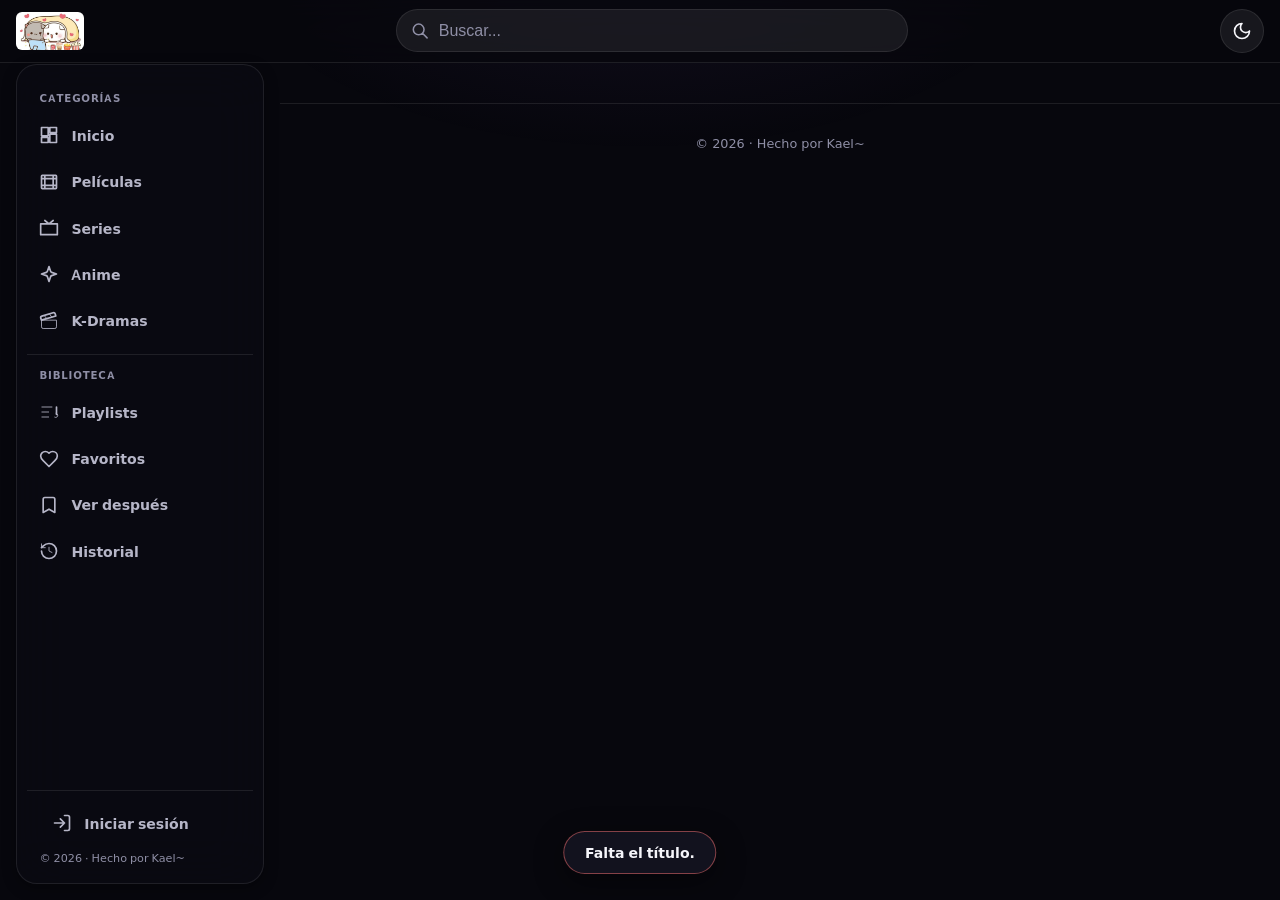
<file: ver.html>
<!DOCTYPE html>
<html lang="es">
<head>
  <meta charset="UTF-8" />
  <meta name="viewport" content="width=device-width, initial-scale=1.0, viewport-fit=cover" />
  <meta name="color-scheme" content="dark" />
  <title>Reproduciendo — MocchiStream</title>
  <meta name="theme-color" content="#0f0f1a" />
  <meta name="description" content="Reproductor de MocchiStream." />
  <link rel="manifest" href="manifest.webmanifest" />
  <link rel="icon" type="image/png" href="icons/icon-192.png" />
  <link rel="apple-touch-icon" href="icons/icon-192.png" />
  <meta name="mobile-web-app-capable" content="yes" />
  <meta name="apple-mobile-web-app-capable" content="yes" />
  <meta name="apple-mobile-web-app-status-bar-style" content="black-translucent" />
  <link rel="stylesheet" href="css/style.css" />
  <script>try{var t=localStorage.getItem('ms_theme')==='light';document.documentElement.setAttribute('data-theme',t?'light':'dark');document.querySelector('meta[name="color-scheme"]').setAttribute('content',t?'light':'dark')}catch(e){}</script>
</head>
<body>

  <header class="site-header">
    <button class="menu-btn" id="menuBtn" aria-label="Abrir menú">
      <svg fill="none" stroke="currentColor" viewBox="0 0 24 24"><path stroke-linecap="round" stroke-linejoin="round" stroke-width="2" d="M4 6h16M4 12h16M4 18h16"/></svg>
    </button>
    <a href="/" class="logo-link"><img src="icons/profile.png" alt="MocchiStream" class="logo" /></a>
    <div class="search-box">
      <svg class="search-icon" fill="none" stroke="currentColor" viewBox="0 0 24 24"><path stroke-linecap="round" stroke-linejoin="round" stroke-width="2" d="M21 21l-6-6m2-5a7 7 0 11-14 0 7 7 0 0114 0z"/></svg>
      <input type="search" id="searchInput" class="input-glass" placeholder="Buscar..." autocomplete="off" spellcheck="false" />
    </div>
    <button class="theme-btn" id="themeBtn" aria-label="Cambiar tema"></button>
  </header>

  <main class="app-main"></main>

  <footer class="site-footer">
    © 2026 · Hecho por Kael~
  </footer>

  <div id="fullPlayer" class="fullscreen-player hidden">
    <div class="player-header">
      <button onclick="closeFullPlayer()" class="player-close" aria-label="Cerrar">
        <svg fill="none" stroke="currentColor" viewBox="0 0 24 24"><path stroke-linecap="round" stroke-linejoin="round" stroke-width="2" d="M15 19l-7-7 7-7"/></svg>
      </button>
      <div class="player-info">
        <h2 id="playerTitle"></h2>
        <p id="playerCategory"></p>
      </div>
    </div>
    <div class="player-stage" id="playerStage">
      <div class="player-loading hidden" id="playerLoading">
        <span class="spinner"></span>
        <p>Cargando la mejor fuente sin anuncios...</p>
      </div>
      <video id="playerVideoBox" class="player-video" playsinline webkit-playsinline></video>
      <div class="video-overlay" id="playerOverlay">
        <button class="overlay-play" id="overlayPlayBtn" aria-label="Reproducir">
          <svg viewBox="0 0 24 24"><path d="M8 5v14l11-7z"/></svg>
        </button>
      </div>
      <div class="player-controls" id="playerControls">
        <input type="range" class="ctrl-seek" id="ctrlSeek" min="0" max="1000" value="0" aria-label="Progreso" />
        <div class="ctrl-row">
          <button class="ctrl-btn" id="ctrlBack" aria-label="Retroceder 10s">
            <svg fill="none" stroke="currentColor" viewBox="0 0 24 24"><path stroke-linecap="round" stroke-linejoin="round" stroke-width="2" d="M12 5a7 7 0 1 1-6.6 9.5M4 4v5h5"/></svg>
          </button>
          <button class="ctrl-btn" id="ctrlPlay" aria-label="Reproducir/Pausar">
            <svg fill="none" stroke="currentColor" viewBox="0 0 24 24"><path stroke-linecap="round" stroke-linejoin="round" stroke-width="2" d="M8 5v14l11-7z"/></svg>
          </button>
          <button class="ctrl-btn" id="ctrlFwd" aria-label="Adelantar 10s">
            <svg fill="none" stroke="currentColor" viewBox="0 0 24 24"><path stroke-linecap="round" stroke-linejoin="round" stroke-width="2" d="M12 5a7 7 0 1 0 6.6 9.5M20 4v5h-5"/></svg>
          </button>
          <button class="ctrl-btn hidden" id="ctrlDownload" aria-label="Descargar video">
            <svg fill="none" stroke="currentColor" viewBox="0 0 24 24"><path stroke-linecap="round" stroke-linejoin="round" stroke-width="2" d="M12 4v10m0 0 4-4m-4 4-4-4M4 19h16"/></svg>
          </button>
          <span class="ctrl-time" id="ctrlTime">0:00</span>
          <button class="ctrl-btn" id="ctrlSettings" aria-label="Ajustes del reproductor">
            <svg fill="none" stroke="currentColor" viewBox="0 0 24 24"><path stroke-linecap="round" stroke-linejoin="round" stroke-width="2" d="M10.325 4.317c.426-1.756 2.924-1.756 3.35 0a1.724 1.724 0 0 0 2.573 1.066c1.543-.94 3.31.826 2.37 2.37a1.724 1.724 0 0 0 1.066 2.573c1.756.426 1.756 2.924 0 3.35a1.724 1.724 0 0 0-1.066 2.573c.94 1.543-.826 3.31-2.37 2.37a1.724 1.724 0 0 0-2.573 1.066c-.426 1.756-2.924 1.756-3.35 0a1.724 1.724 0 0 0-2.573-1.066c-1.543.94-3.31-.826-2.37-2.37a1.724 1.724 0 0 0-1.066-2.573c-1.756-.426-1.756-2.924 0-3.35a1.724 1.724 0 0 0 1.066-2.573c-.94-1.543.826-3.31 2.37-2.37.996.608 2.296.07 2.572-1.065z"/><path stroke-linecap="round" stroke-linejoin="round" stroke-width="2" d="M15 12a3 3 0 1 1-6 0 3 3 0 0 1 6 0z"/></svg>
          </button>
          <button class="ctrl-btn" id="ctrlFull" aria-label="Pantalla completa">
            <svg fill="none" stroke="currentColor" viewBox="0 0 24 24"><path stroke-linecap="round" stroke-linejoin="round" stroke-width="2" d="M4 9V4h5M20 9V4h-5M4 15v5h5M20 15v5h-5"/></svg>
          </button>
        </div>
      </div>
      <div class="player-buffering hidden" id="playerBuffering"><span class="spinner"></span></div>
      <div class="ended-box hidden" id="endedBox">
        <p class="ended-title">Terminaste este título</p>
        <div class="ended-actions">
          <button class="btn btn-neon" id="endedReplayBtn">Volver a ver</button>
          <button class="btn btn-ghost hidden" id="endedNextBtn">Siguiente capítulo</button>
        </div>
      </div>
      <div class="settings-panel hidden" id="settingsPanel">
        <div class="settings-handle"></div>
        <div class="settings-section" id="settingsQualitySection">
          <h3 class="settings-section-title">Calidad</h3>
          <div class="settings-list" id="settingsQualityList"></div>
        </div>
        <div class="settings-section">
          <h3 class="settings-section-title">Velocidad</h3>
          <div class="settings-list" id="settingsSpeedList"></div>
        </div>
        <div class="settings-section hidden" id="settingsAudioSection">
          <h3 class="settings-section-title">Audio</h3>
          <div class="settings-list" id="settingsAudioList"></div>
        </div>
        <div class="settings-section hidden" id="settingsSubSection">
          <h3 class="settings-section-title">Subtítulos</h3>
          <div class="settings-list" id="settingsSubList"></div>
        </div>
      </div>
    </div>
    <div class="player-iframe-container hidden" id="playerIframeBox">
      <iframe id="playerIframe" class="player-iframe" allowfullscreen allow="autoplay; encrypted-media"></iframe>
    </div>
  </div>

  <div id="toast" class="toast hidden"></div>

  <script src="js/StreamSaver.js"></script>
  <script type="module" src="js/app-ver.js"></script>
</body>
</html>
</file>
<file: css/style.css>
@font-face {
  font-family: 'Inter';
  font-style: normal;
  font-weight: 100 900;
  font-display: swap;
  src: url('fonts/inter-var.woff2') format('woff2');
}

/* ============ DESIGN TOKENS (Apple HIG, dark primary) ============ */
:root {
  /* surfaces */
  --bg: #07070d;
  --bg-elev: #0e0e18;
  --surface: #12121e;
  --fill: rgba(255, 255, 255, 0.07);
  --fill-strong: rgba(255, 255, 255, 0.13);
  --separator: rgba(255, 255, 255, 0.09);
  --separator-strong: rgba(255, 255, 255, 0.18);

  /* labels (contraste >= 4.5:1 sobre --bg) */
  --label-1: #f5f5fa;
  --label-2: #b6b6c8;
  --label-3: #8f8fa6;

  /* accent (mora Mocchi, OKLCH 0.615/0.185/300) */
  --violet: #9764e1;
  --violet-rgb: 151, 100, 225;
  --violet-soft: #b897f0;
  --cyan: #22d3ee;
  --grad: linear-gradient(135deg, #9764e1 0%, #6f5be8 55%, #22d3ee 120%);

  /* semantic */
  --danger: #f87171;
  --success: #34d399;
  --amber: #fbbf24;

  /* type scale */
  --text-xs: 0.72rem;
  --text-sm: 0.8rem;
  --text-base: 0.88rem;
  --text-lg: 1.05rem;
  --text-xl: 1.3rem;
  --text-2xl: 1.7rem;
  --tracking-tight: -0.022em;

  /* spacing */
  --sp-1: 0.25rem; --sp-2: 0.5rem; --sp-3: 0.75rem;
  --sp-4: 1rem; --sp-5: 1.25rem; --sp-6: 1.5rem;

  /* radii */
  --radius-sm: 0.5rem;
  --radius: 0.9rem;
  --radius-lg: 1.3rem;
  --radius-full: 999px;

  /* motion */
  --dur: 0.22s;
  --dur-slow: 0.35s;

  /* touch target minimo 44px */
  --hit: 2.75rem;

  /* shadows (restraint: sin glow en hover) */
  --shadow: 0 8px 30px rgba(0, 0, 0, 0.45);
  --shadow-sm: 0 4px 14px rgba(0, 0, 0, 0.35);
}

/* ============ TEMA CLARO (misma paleta, superficies claras) ============ */
[data-theme="light"] {
  --bg: #f6f5fb;
  --bg-elev: #ffffff;
  --surface: #ffffff;
  --fill: rgba(23, 23, 42, 0.05);
  --fill-strong: rgba(23, 23, 42, 0.1);
  --separator: rgba(23, 23, 42, 0.1);
  --separator-strong: rgba(23, 23, 42, 0.2);

  --label-1: #17172a;
  --label-2: #4a4a63;
  --label-3: #6b6b85;

  --violet: #7c3aed;
  --violet-rgb: 124, 58, 237;
  --violet-soft: #6d28d9;
  --grad: linear-gradient(135deg, #7c3aed 0%, #6d28d9 55%, #0891b2 120%);

  --shadow: 0 8px 30px rgba(23, 23, 42, 0.12);
  --shadow-sm: 0 4px 14px rgba(23, 23, 42, 0.09);
}

:root { color-scheme: dark; }
[data-theme="light"] { color-scheme: light; }
[data-theme="light"] .skeleton {
  background: linear-gradient(100deg, rgba(23, 23, 42, 0.05) 40%, rgba(23, 23, 42, 0.11) 50%, rgba(23, 23, 42, 0.05) 60%);
}
[data-theme="light"] ::-webkit-scrollbar-thumb { background: rgba(23, 23, 42, 0.22); }
[data-theme="light"] .admin-header { background: rgba(246, 245, 251, 0.8); }

* { margin: 0; padding: 0; box-sizing: border-box; }
html { scroll-behavior: smooth; -webkit-text-size-adjust: 100%; }
body {
  font-family: 'Inter', system-ui, -apple-system, sans-serif;
  background: var(--bg);
  color: var(--label-1);
  min-height: 100dvh;
  overflow-x: hidden;
  overscroll-behavior-y: none;
  -webkit-font-smoothing: antialiased;
  -webkit-tap-highlight-color: transparent;
}
button, a { touch-action: manipulation; }
body::before {
  content: '';
  position: fixed;
  inset: 0;
  z-index: -1;
  background:
    radial-gradient(55% 40% at 50% -8%, rgba(var(--violet-rgb), 0.09), transparent 62%);
  pointer-events: none;
}
::selection { background: rgba(var(--violet-rgb), 0.45); }
::-webkit-scrollbar { width: 10px; height: 10px; }
::-webkit-scrollbar-track { background: transparent; }
::-webkit-scrollbar-thumb { background: rgba(255, 255, 255, 0.14); border-radius: 8px; }
::-webkit-scrollbar-thumb:hover { background: rgba(var(--violet-rgb), 0.5); }
:focus-visible { outline: 2px solid var(--violet); outline-offset: 2px; border-radius: 6px; }

img { max-width: 100%; display: block; }
button { font-family: inherit; }
.hidden { display: none !important; }
.w-full { width: 100%; }

/* ============ HEADER (logo 16:9 + búsqueda + tema) ============ */
.site-header {
  position: sticky;
  top: 0;
  z-index: 100;
  display: flex;
  align-items: center;
  gap: var(--sp-3);
  padding: 0.55rem max(1rem, env(safe-area-inset-left));
  padding-right: max(1rem, env(safe-area-inset-right));
  background: rgba(7, 7, 13, 0.72);
  -webkit-backdrop-filter: blur(22px);
  backdrop-filter: blur(22px);
  border-bottom: 1px solid var(--separator);
}
[data-theme="light"] .site-header { background: rgba(246, 245, 251, 0.78); }

.menu-btn {
  width: var(--hit); height: var(--hit);
  display: flex; align-items: center; justify-content: center;
  background: var(--fill);
  border: 1px solid var(--separator);
  border-radius: var(--radius-full);
  color: var(--label-1);
  cursor: pointer;
  flex-shrink: 0;
  transition: background var(--dur) ease, border-color var(--dur) ease;
}
.menu-btn:hover { background: var(--fill-strong); }
.menu-btn:active { transform: scale(0.95); }
.menu-btn svg { width: 1.3rem; height: 1.3rem; }

.logo-link { flex-shrink: 0; line-height: 0; }
.logo {
  height: 2.4rem;
  width: auto;
  aspect-ratio: 16 / 9;
  object-fit: cover;
  border-radius: 6px;
  display: block;
  cursor: pointer;
}

.search-box {
  flex: 1;
  max-width: 32rem;
  margin: 0 auto;
  position: relative;
  min-width: 0;
}
.search-box .input-glass { padding-left: 2.6rem; padding-right: 1rem; }
.search-box .search-icon { top: 50%; transform: translateY(-50%); left: 0.9rem; }

.theme-btn {
  width: var(--hit); height: var(--hit);
  display: flex; align-items: center; justify-content: center;
  background: var(--fill);
  border: 1px solid var(--separator);
  border-radius: var(--radius-full);
  color: var(--label-1);
  cursor: pointer;
  flex-shrink: 0;
  transition: background var(--dur) ease, border-color var(--dur) ease, transform var(--dur) ease;
}
.theme-btn:hover { background: var(--fill-strong); }
.theme-btn:active { transform: scale(0.92) rotate(20deg); }
.theme-btn svg { width: 1.25rem; height: 1.25rem; }

.search-icon {
  position: absolute; left: 0.9rem; width: 1.15rem; height: 1.15rem;
  color: var(--label-3); pointer-events: none;
}
.input-glass {
  width: 100%;
  padding: 0.72rem 3rem 0.72rem 2.6rem;
  font-size: 16px;
  color: var(--label-1);
  background: var(--fill);
  border: 1px solid var(--separator);
  border-radius: var(--radius-full);
  outline: none;
  transition: border-color var(--dur) ease, box-shadow var(--dur) ease, background var(--dur) ease;
}
.input-glass::placeholder { color: var(--label-3); }
.input-glass:focus {
  border-color: rgba(var(--violet-rgb), 0.55);
  background: var(--fill-strong);
  box-shadow: 0 0 0 3px rgba(var(--violet-rgb), 0.18);
}

/* ============ CHIPS ============ */
.chip {
  flex-shrink: 0;
  min-height: var(--hit);
  padding: 0.55rem 1.1rem;
  font-size: var(--text-sm); font-weight: 600;
  color: var(--label-2);
  background: var(--fill);
  border: 1px solid var(--separator);
  border-radius: var(--radius-full);
  cursor: pointer;
  user-select: none;
  display: inline-flex;
  align-items: center;
  transition: color var(--dur) ease, background var(--dur) ease, border-color var(--dur) ease;
}
.chip:hover { color: var(--label-1); border-color: var(--separator-strong); }
.chip:active { transform: scale(0.97); }
.chip.active {
  color: #fff;
  background: var(--violet);
  border-color: transparent;
}

/* ============ MAIN ============ */
.section-head {
  display: flex;
  align-items: center;
  gap: var(--sp-3);
  margin: 1.3rem 0 0.8rem;
}
.section-title {
  font-size: var(--text-lg); font-weight: 800;
  letter-spacing: var(--tracking-tight);
  flex: 1;
}
.section-title::before {
  content: '';
  display: inline-block;
  width: 0.35rem; height: 1.05rem;
  margin-right: 0.6rem;
  border-radius: 3px;
  background: var(--violet);
  vertical-align: -0.15rem;
}
.sec-arrows { display: flex; gap: 0.4rem; }
.sec-arrow {
  width: var(--hit); height: var(--hit);
  display: flex; align-items: center; justify-content: center;
  background: var(--fill);
  border: 1px solid var(--separator);
  border-radius: var(--radius-full);
  color: var(--label-2);
  cursor: pointer;
  transition: background var(--dur) ease, color var(--dur) ease, border-color var(--dur) ease;
}
.sec-arrow:hover { color: #fff; background: rgba(var(--violet-rgb), 0.22); border-color: rgba(var(--violet-rgb), 0.45); }
.sec-arrow:active { transform: scale(0.95); }
.sec-arrow svg { width: 1rem; height: 1rem; }
.sec-arrow.next svg { transform: rotate(180deg); }

.grid-horizontal {
  display: flex;
  gap: 0.85rem;
  overflow-x: auto;
  -webkit-overflow-scrolling: touch;
  scroll-snap-type: x proximity;
  padding: 0.25rem 0.25rem 0.9rem;
  scrollbar-width: none;
}
.grid-horizontal::-webkit-scrollbar { display: none; }

.video-grid {
  display: grid;
  grid-template-columns: repeat(auto-fill, minmax(10.5rem, 1fr));
  gap: var(--sp-4);
  padding-top: 0.4rem;
}

/* ============ CARDS ============ */
.video-card {
  position: relative;
  flex-shrink: 0;
  width: 10.5rem;
  aspect-ratio: 2 / 3;
  border-radius: var(--radius);
  overflow: hidden;
  cursor: pointer;
  background: var(--bg-elev);
  scroll-snap-align: start;
  transition: transform var(--dur) ease, box-shadow var(--dur) ease;
}
.video-grid .video-card { width: auto; }
.video-card img {
  width: 100%; height: 100%;
  object-fit: cover;
  transition: transform var(--dur-slow) ease;
}
.video-card::after {
  content: '';
  position: absolute; inset: 0;
  background: linear-gradient(to top, rgba(4, 4, 10, 0.85) 0%, transparent 45%);
  opacity: 0.85;
  transition: opacity 0.25s ease;
}
.video-card:hover { transform: translateY(-3px); box-shadow: var(--shadow); z-index: 2; }
.video-card:hover img { transform: scale(1.06); }
.video-card:hover::after { opacity: 0.95; }
.video-card:active { transform: scale(0.97); }
.title-overlay {
  position: absolute;
  left: 0; right: 0; bottom: 0;
  z-index: 3;
  padding: 0.55rem 0.65rem;
  font-size: var(--text-sm); font-weight: 600;
  line-height: 1.3;
  color: #fff;
  display: -webkit-box;
  -webkit-line-clamp: 2;
  -webkit-box-orient: vertical;
  overflow: hidden;
  text-shadow: 0 1px 6px rgba(0, 0, 0, 0.8);
}
.cat-badge {
  position: absolute;
  top: 0.5rem; left: 0.5rem;
  z-index: 3;
  padding: 0.18rem 0.55rem;
  font-size: 0.6rem; font-weight: 700;
  letter-spacing: 0.04em;
  text-transform: uppercase;
  color: #fff;
  background: rgba(10, 10, 18, 0.72);
  border: 1px solid rgba(255, 255, 255, 0.14);
  border-radius: var(--radius-full);
}
.src-badge {
  position: absolute;
  bottom: 0.45rem; right: 0.45rem;
  z-index: 3;
  padding: 0.16rem 0.5rem;
  font-size: 0.58rem; font-weight: 700;
  color: #fff;
  border-radius: var(--radius-full);
  letter-spacing: 0.02em;
}
.src-badge.sb-pelispedia { background: rgba(var(--violet-rgb), 0.9); color: #150a2e; }

.card-progress {
  position: absolute; left: 0; right: 0; bottom: 0;
  height: 3px; z-index: 4;
  background: rgba(255, 255, 255, 0.18);
}
.card-progress i {
  display: block; height: 100%;
  background: linear-gradient(90deg, var(--violet), var(--cyan));
  border-radius: 0 2px 2px 0;
}

/* ============ SKELETON ============ */
.skeleton {
  background: linear-gradient(100deg, rgba(255,255,255,0.045) 40%, rgba(255,255,255,0.10) 50%, rgba(255,255,255,0.045) 60%);
  background-size: 200% 100%;
  animation: shimmer 1.4s infinite linear;
  border-radius: var(--radius);
}
.skeleton-card {
  width: 10.5rem;
  aspect-ratio: 2 / 3;
  flex-shrink: 0;
}
.video-grid .skeleton-card { width: auto; }
.skeleton-section {
  margin: 1.6rem 0 0.85rem;
  display: flex;
  gap: 0.85rem;
  overflow: hidden;
  padding-bottom: 0.9rem;
}

/* ============ STATUS / HINTS ============ */
.status-msg, .hint, .empty-msg {
  text-align: center;
  padding: 1.6rem 1rem;
  color: var(--label-3);
  font-size: var(--text-base);
}
.hint { display: flex; align-items: center; justify-content: center; gap: 0.6rem; }
.error { text-align: center; padding: 1.5rem 1rem; color: var(--danger); font-size: var(--text-base); }
.spinner {
  width: 1.1rem; height: 1.1rem;
  border: 2px solid rgba(255, 255, 255, 0.18);
  border-top-color: var(--violet);
  border-radius: 50%;
  display: inline-block;
  animation: spin 0.7s linear infinite;
}

/* ============ FOOTER ============ */
.site-footer {
  display: flex;
  flex-wrap: wrap;
  align-items: center;
  justify-content: center;
  gap: 0.4rem;
  padding: 2rem 1rem calc(2rem + env(safe-area-inset-bottom));
  font-size: var(--text-sm);
  color: var(--label-3);
  border-top: 1px solid var(--separator);
  text-align: center;
}
.site-footer a {
  color: var(--violet-soft);
  font-weight: 600;
  text-decoration: none;
  border-bottom: 1px solid rgba(var(--violet-rgb), 0.4);
}
.site-footer a:hover { color: var(--cyan); }
/* ============ FULL PLAYER ============ */
.fullscreen-player {
  position: fixed; inset: 0;
  z-index: 300;
  background: #000;
  display: flex;
  flex-direction: column;
}
.player-header {
  display: flex;
  align-items: center;
  gap: 1rem;
  padding: 0.8rem 1rem;
  background: rgba(7, 7, 13, 0.85);
  -webkit-backdrop-filter: blur(16px);
  backdrop-filter: blur(16px);
  border-bottom: 1px solid var(--separator);
  z-index: 2;
}
.player-close {
  width: var(--hit); height: var(--hit);
  display: flex; align-items: center; justify-content: center;
  background: var(--fill);
  border: 1px solid var(--separator);
  border-radius: var(--radius-full);
  color: var(--label-1);
  cursor: pointer;
  transition: background var(--dur) ease;
  flex-shrink: 0;
}
.player-close:hover { background: rgba(248, 113, 113, 0.25); }
.player-close svg { width: 1.1rem; height: 1.1rem; }
.player-info { min-width: 0; }
.player-info h2 {
  font-size: 0.98rem; font-weight: 700;
  white-space: nowrap; overflow: hidden; text-overflow: ellipsis;
}
.player-info p { font-size: 0.75rem; color: var(--label-3); }
.player-stage { flex: 1; position: relative; background: #000; min-height: 0; }
.player-video { position: absolute; inset: 0; width: 100%; height: 100%; object-fit: contain; }
.video-overlay {
  position: absolute; inset: 0;
  display: flex; align-items: center; justify-content: center;
  background: rgba(0, 0, 0, 0.35);
  transition: opacity 0.25s ease;
  z-index: 1;
}
.video-overlay.hide-overlay { opacity: 0; pointer-events: none; }
.overlay-play {
  width: 4.5rem; height: 4.5rem;
  border-radius: var(--radius-full);
  border: none;
  background: rgba(var(--violet-rgb), 0.92);
  color: #fff;
  display: flex; align-items: center; justify-content: center;
  cursor: pointer;
  box-shadow: var(--shadow);
}
.overlay-play svg { width: 2rem; height: 2rem; }
.overlay-play:active { transform: scale(0.94); }
.player-controls {
  position: absolute; left: 0; right: 0; bottom: 0;
  padding: 1rem 0.85rem calc(0.6rem + env(safe-area-inset-bottom));
  background: linear-gradient(transparent, rgba(0, 0, 0, 0.82));
  display: flex; flex-direction: column; gap: 0.35rem;
  opacity: 0; pointer-events: none;
  transition: opacity 0.25s ease;
  z-index: 2;
}
.player-stage.controls-on .player-controls { opacity: 1; pointer-events: auto; }
.ctrl-seek { width: 100%; accent-color: var(--violet); height: 1.6rem; cursor: pointer; }
.ctrl-row { display: flex; align-items: center; gap: 0.5rem; color: #fff; }
.ctrl-btn {
  background: none; border: none; color: #fff;
  width: 2.75rem; height: 2.75rem;
  display: flex; align-items: center; justify-content: center;
  border-radius: var(--radius-full);
  cursor: pointer;
}
.ctrl-btn svg { width: 1.35rem; height: 1.35rem; }
.ctrl-btn:active { background: rgba(255, 255, 255, 0.15); }
.ctrl-time { font-size: 0.75rem; color: var(--label-3); margin-left: auto; font-variant-numeric: tabular-nums; }
@media (max-width: 360px) {
  .ctrl-btn { width: 2.6rem; height: 2.6rem; }
  .ctrl-row { gap: 0.3rem; }
}
.player-iframe-container { flex: 1; position: relative; }
.player-iframe { position: absolute; inset: 0; width: 100%; height: 100%; border: none; }
.player-buffering {
  position: absolute; inset: 0;
  display: flex; align-items: center; justify-content: center;
  background: rgba(0, 0, 0, 0.45);
  z-index: 3;
  pointer-events: none;
}
.player-buffering .spinner { width: 2.4rem; height: 2.4rem; border-width: 3px; }
.player-loading {
  position: absolute; inset: 0;
  display: flex; flex-direction: column;
  align-items: center; justify-content: center;
  gap: 0.7rem;
  background: rgba(0, 0, 0, 0.45);
  z-index: 3;
  pointer-events: none;
}
.player-loading .spinner { width: 2.4rem; height: 2.4rem; border-width: 3px; }
.player-loading p { font-size: var(--text-sm); color: var(--label-2); }
.ended-box {
  position: absolute; inset: 0;
  display: flex; flex-direction: column;
  align-items: center; justify-content: center;
  gap: 1rem;
  background: rgba(0, 0, 0, 0.72);
  z-index: 4;
}
.ended-title {
  color: #fff;
  font-size: var(--text-lg);
  font-weight: 800;
  letter-spacing: var(--tracking-tight);
}
.ended-actions { display: flex; gap: 0.7rem; }
.ended-box .btn { min-height: var(--hit); }

/* ============ PLAYER SETTINGS PANEL ============ */
.settings-panel {
  position: absolute; left: 0; right: 0; bottom: 0;
  background: rgba(7, 7, 13, 0.96);
  -webkit-backdrop-filter: blur(20px);
  backdrop-filter: blur(20px);
  border-top: 1px solid var(--separator);
  border-radius: 1rem 1rem 0 0;
  padding: 0.6rem 1rem calc(1rem + env(safe-area-inset-bottom));
  max-height: 55vh;
  overflow-y: auto;
  z-index: 10;
  transform: translateY(0);
  transition: transform 0.25s ease, opacity 0.25s ease;
}
.settings-panel.hidden { display: none; }
.settings-panel.slide-down { transform: translateY(100%); opacity: 0; }
.settings-handle {
  width: 2rem; height: 0.25rem;
  background: rgba(255, 255, 255, 0.2);
  border-radius: 2px;
  margin: 0 auto 0.7rem;
}
.settings-section { margin-bottom: 0.8rem; }
.settings-section:last-child { margin-bottom: 0; }
.settings-section-title {
  font-size: 0.7rem;
  font-weight: 600;
  text-transform: uppercase;
  letter-spacing: 0.05em;
  color: var(--label-3);
  margin: 0 0 0.35rem 0.2rem;
}
.settings-list { display: flex; flex-direction: column; gap: 0.15rem; }
.settings-item {
  display: flex; align-items: center; gap: 0.65rem;
  padding: 0.7rem 0.65rem;
  border: none; background: none; color: var(--label-1);
  font-size: 0.85rem; font-family: inherit; width: 100%;
  border-radius: 0.5rem; cursor: pointer; text-align: left;
  transition: background 0.15s ease;
}
.settings-item:active { background: rgba(255, 255, 255, 0.08); }
.settings-item.active { background: rgba(var(--violet-rgb), 0.15); color: #b897f0; }
.settings-item-label { flex: 1; min-width: 0; }
.settings-item-check {
  width: 1.1rem; height: 1.1rem; flex-shrink: 0;
  color: var(--violet); opacity: 0; transition: opacity 0.15s ease;
}
.settings-item.active .settings-item-check { opacity: 1; }

/* ============ PULL-TO-REFRESH ============ */
.ptr-indicator {
  position: fixed;
  top: 0; left: 0; right: 0;
  z-index: 250;
  display: flex;
  align-items: center;
  justify-content: center;
  padding-top: 0.9rem;
  color: var(--label-2);
  pointer-events: none;
  transition: opacity var(--dur) ease, transform var(--dur) ease;
}
.ptr-arrow {
  width: 2rem; height: 2rem;
  display: flex; align-items: center; justify-content: center;
  background: var(--surface);
  border: 1px solid var(--separator);
  border-radius: var(--radius-full);
  font-size: 1rem;
  color: var(--label-1);
  transition: transform 0.15s ease;
}
@media (min-width: 768px) {
  .ptr-indicator { top: auto; bottom: 1rem; }
}

/* ============ MODAL ============ */
.modal-overlay {
  position: fixed; inset: 0;
  z-index: 200;
  display: flex;
  align-items: center;
  justify-content: center;
  padding: 1rem;
  background: rgba(4, 4, 10, 0.72);
  -webkit-backdrop-filter: blur(14px);
  backdrop-filter: blur(14px);
  animation: fadeIn var(--dur) ease;
}
.modal-card {
  width: 100%;
  max-width: 27rem;
  max-height: min(88dvh, 42rem);
  overflow-y: auto;
  background: var(--surface);
  border: 1px solid var(--separator);
  border-radius: var(--radius-lg);
  padding: 1.5rem;
  box-shadow: var(--shadow);
  animation: scaleIn 0.22s ease;
  scrollbar-width: thin;
}
.modal-card-center { text-align: center; }
.modal-close {
  position: sticky;
  top: 0;
  float: right;
  z-index: 5;
  margin: -0.5rem -0.5rem 0 0;
  width: var(--hit); height: var(--hit);
  display: flex; align-items: center; justify-content: center;
  background: var(--fill);
  border: 1px solid rgba(255, 255, 255, 0.12);
  border-radius: 50%;
  color: var(--label-1);
  cursor: pointer;
  transition: background 0.15s ease;
}
.modal-close:hover { background: rgba(248, 113, 113, 0.3); }
.modal-close svg { width: 1.1rem; height: 1.1rem; fill: currentColor; }
.modal-title {
  font-size: var(--text-xl); font-weight: 800;
  letter-spacing: var(--tracking-tight);
  line-height: 1.2;
  margin-bottom: 0.4rem;
}
.modal-badges { display: flex; gap: 0.4rem; flex-wrap: wrap; margin-bottom: 0.5rem; }
.modal-badge {
  padding: 0.16rem 0.6rem;
  font-size: 0.62rem;   font-weight: 700;
  color: #fff;
  background: var(--violet);
  border-radius: var(--radius-full);
  letter-spacing: 0.03em;
}
.modal-desc {
  margin: 0;
  font-size: var(--text-sm);
  color: var(--label-2);
  line-height: 1.5;
}
.source-list { display: flex; flex-direction: column; gap: 0.5rem; }
.source-btn {
  display: flex;
  align-items: center;
  gap: 0.85rem;
  width: 100%;
  min-height: 3.4rem;
  padding: 0.8rem 1rem;
  text-align: left;
  background: var(--fill);
  border: 1px solid var(--separator);
  border-radius: var(--radius);
  color: var(--label-1);
  cursor: pointer;
  transition: background var(--dur) ease, border-color var(--dur) ease;
}
.source-btn:hover {
  background: rgba(var(--violet-rgb), 0.14);
  border-color: rgba(var(--violet-rgb), 0.45);
}
.source-btn:active { transform: scale(0.985); }
.source-icon {
  width: 2.1rem; height: 2.1rem;
  flex-shrink: 0;
  display: flex; align-items: center; justify-content: center;
  background: var(--violet);
  border-radius: var(--radius-full);
  color: #fff;
  box-shadow: var(--shadow-sm);
}
.source-icon svg { width: 1rem; height: 1rem; fill: currentColor; margin-left: 0.12rem; }
.source-name {
  flex: 1;
  font-size: var(--text-base); font-weight: 600;
  overflow: hidden; text-overflow: ellipsis; white-space: nowrap;
}
.tag { padding: 0.14rem 0.5rem; font-size: 0.6rem; font-weight: 700; border-radius: var(--radius-full); }
.tag-rec { color: #022c22; background: var(--success); }
.tag-trailer { color: #2a0a02; background: #fb923c; }
.tag-ext { color: #241404; background: #fbbf24; }
.modal-actions { display: flex; gap: 0.6rem; margin-top: 1.1rem; }

/* episodios */
.season-tabs {
  display: flex;
  gap: 0.4rem;
  overflow-x: auto;
  padding: 0.25rem 0 0.8rem;
  scrollbar-width: thin;
}
.season-tabs::-webkit-scrollbar { display: none; }
.season-tab {
  flex-shrink: 0;
  min-height: var(--hit);
  padding: 0.5rem 1.1rem;
  font-size: var(--text-sm); font-weight: 700;
  color: var(--label-2);
  background: var(--fill);
  border: 1px solid var(--separator);
  border-radius: var(--radius-full);
  cursor: pointer;
  transition: color var(--dur) ease, background var(--dur) ease, border-color var(--dur) ease;
}
.season-tab:hover { color: var(--label-1); border-color: var(--separator-strong); }
.season-tab:active { transform: scale(0.97); }
.season-tab.active { color: #fff; background: var(--violet); border-color: transparent; }
.ep-list {
  display: flex;
  flex-direction: column;
  gap: 0.5rem;
  padding-right: 0.2rem;
}
.ep-item {
  display: flex;
  align-items: center;
  gap: 0.8rem;
  width: 100%;
  min-height: 3.4rem;
  padding: 0.55rem 0.8rem;
  text-align: left;
  background: var(--fill);
  border: 1px solid var(--separator);
  border-radius: var(--radius);
  color: var(--label-1);
  cursor: pointer;
  transition: background var(--dur) ease, border-color var(--dur) ease, transform var(--dur) ease;
}
.ep-item:hover { background: rgba(var(--violet-rgb), 0.12); border-color: rgba(var(--violet-rgb), 0.4); }
.ep-item:active { transform: scale(0.99); }
.ep-thumb {
  width: 3.6rem; height: 2.05rem;
  object-fit: cover;
  border-radius: 0.45rem;
  flex-shrink: 0;
}
.ep-num {
  flex-shrink: 0;
  font-size: 0.66rem; font-weight: 700;
  color: var(--violet-soft);
  background: rgba(var(--violet-rgb), 0.15);
  padding: 0.2rem 0.55rem;
  border-radius: var(--radius-full);
}
.ep-name {
  flex: 1;
  font-size: var(--text-sm); font-weight: 500;
  overflow: hidden; text-overflow: ellipsis;
  display: -webkit-box;
  -webkit-line-clamp: 1;
  -webkit-box-orient: vertical;
}

/* ============ BUTTONS ============ */
.btn {
  display: inline-flex;
  align-items: center;
  justify-content: center;
  gap: 0.45rem;
  min-height: var(--hit);
  padding: 0.7rem 1.3rem;
  font-size: var(--text-base); font-weight: 700;
  border-radius: var(--radius-full);
  border: none;
  cursor: pointer;
  transition: transform var(--dur) ease, box-shadow var(--dur) ease, background var(--dur) ease;
}
.btn:active { transform: scale(0.97); }
.btn-neon {
  color: #fff;
  background: var(--violet);
  box-shadow: var(--shadow-sm);
}
.btn-neon:hover { box-shadow: var(--shadow); }
.btn-ghost {
  color: var(--label-2);
  background: var(--fill);
  border: 1px solid var(--separator);
}
.btn-ghost:hover { color: var(--label-1); background: var(--fill-strong); }
.btn-danger {
  color: #fff;
  background: rgba(248, 113, 113, 0.16);
  border: 1px solid rgba(248, 113, 113, 0.4);
}
.btn-danger:hover { background: rgba(248, 113, 113, 0.3); }
.btn-small { min-height: 2.75rem; padding: 0.45rem 1rem; font-size: var(--text-sm); }
.btn-row { display: flex; gap: 0.6rem; flex-wrap: wrap; margin-top: 0.6rem; }

/* ============ TOAST ============ */
.toast {
  position: fixed;
  bottom: 1.6rem; left: 50%;
  transform: translateX(-50%);
  z-index: 400;
  max-width: 90vw;
  padding: 0.75rem 1.3rem;
  font-size: var(--text-base); font-weight: 600;
  color: var(--label-1);
  background: var(--surface);
  border: 1px solid rgba(var(--violet-rgb), 0.4);
  border-radius: var(--radius-full);
  box-shadow: var(--shadow);
  animation: toastIn 0.25s ease;
  text-align: center;
}
.toast.err { border-color: rgba(248, 113, 113, 0.5); }
.toast.ok { border-color: rgba(52, 211, 153, 0.5); }
.toast.out { animation: toastOut 0.18s ease forwards; }

/* ============ ADMIN ============ */
.admin-page { min-height: 100dvh; }
.admin-header {
  position: sticky; top: 0; z-index: 50;
  display: flex; align-items: center; justify-content: space-between;
  padding: 0.7rem max(1rem, env(safe-area-inset-left));
  background: rgba(7, 7, 13, 0.75);
  -webkit-backdrop-filter: blur(20px);
  backdrop-filter: blur(20px);
  border-bottom: 1px solid var(--separator);
}
.brand-tag {
  font-size: 0.78rem;
  font-weight: 700;
  letter-spacing: 0.05em;
  text-transform: uppercase;
  color: var(--label-3);
  margin-right: auto;
}
.login-screen {
  min-height: 100dvh;
  display: flex; align-items: center; justify-content: center;
  padding: 5.5rem 1rem 2rem;
}
.login-card {
  width: 100%;
  max-width: 22rem;
  padding: 2rem;
  display: flex;
  flex-direction: column;
  gap: 1rem;
  background: var(--surface);
  border: 1px solid var(--separator);
  border-radius: var(--radius-lg);
  box-shadow: var(--shadow);
  animation: scaleIn 0.25s ease;
}
.login-title {
  font-size: var(--text-xl); font-weight: 800;
  text-align: center;
  color: var(--label-1);
}
.error-msg { color: var(--danger); font-size: var(--text-sm); text-align: center; margin-top: 0.3rem; }

.admin-content {
  max-width: 56rem;
  margin: 0 auto;
  padding: 1.4rem 1rem 2rem;
  display: flex;
  flex-direction: column;
  gap: 1.2rem;
}
.admin-view { display: flex; flex-direction: column; gap: 1.2rem; }
.admin-glass-card {
  background: var(--surface);
  border: 1px solid var(--separator);
  border-radius: var(--radius-lg);
  padding: 1.3rem;
  box-shadow: var(--shadow-sm);
}
.card-title {
  display: flex; align-items: center; gap: 0.6rem;
  font-size: var(--text-lg); font-weight: 800;
  margin-bottom: 0.9rem;
}
.card-title svg { width: 1.2rem; height: 1.2rem; }
.t-cyan { color: var(--cyan); }
.t-purple { color: var(--violet-soft); }
.card-hint { font-size: var(--text-sm); color: var(--label-3); margin-bottom: 0.9rem; }

.avatar-row { display: flex; gap: 1rem; align-items: center; flex-wrap: wrap; }
.avatar-preview {
  width: 5rem; height: 5rem;
  object-fit: cover;
  border-radius: var(--radius-full);
  border: 2px solid rgba(var(--violet-rgb), 0.5);
  box-shadow: var(--shadow-sm);
}
.avatar-controls { flex: 1; min-width: 14rem; }

.search-results { display: flex; flex-direction: column; gap: 0.45rem; margin-top: 0.9rem; }
.search-result-item {
  display: flex;
  align-items: center;
  gap: 0.75rem;
  width: 100%;
  min-height: 3.4rem;
  padding: 0.55rem 0.75rem;
  text-align: left;
  background: var(--fill);
  border: 1px solid var(--separator);
  border-radius: var(--radius);
  cursor: pointer;
  transition: background var(--dur) ease, border-color var(--dur) ease;
}
.search-result-item:hover { background: rgba(var(--violet-rgb), 0.12); border-color: rgba(var(--violet-rgb), 0.4); }
.search-result-item img {
  width: 2.8rem; height: 3.9rem;
  object-fit: cover;
  border-radius: 0.45rem;
  flex-shrink: 0;
}
.search-result-item .result-title {
  flex: 1;
  font-size: var(--text-base); font-weight: 500;
  color: var(--label-1);
  overflow: hidden;
  text-overflow: ellipsis;
  display: -webkit-box;
  -webkit-line-clamp: 2;
  -webkit-box-orient: vertical;
}
.search-result-item .result-source {
  flex-shrink: 0;
  font-size: 0.62rem; font-weight: 700;
  color: var(--violet-soft);
  background: rgba(var(--violet-rgb), 0.14);
  border: 1px solid rgba(var(--violet-rgb), 0.35);
  padding: 0.15rem 0.55rem;
  border-radius: var(--radius-full);
}

.edit-form { border-color: rgba(var(--violet-rgb), 0.35); animation: scaleIn 0.2s ease; }
.edit-header { display: flex; align-items: center; justify-content: space-between; margin-bottom: 1rem; }
.edit-title { font-size: var(--text-lg); font-weight: 800; }
.form-group { margin-bottom: 0.9rem; }
.form-label {
  display: block;
  font-size: 0.72rem; font-weight: 700;
  letter-spacing: 0.06em; text-transform: uppercase;
  color: var(--label-3);
  margin-bottom: 0.4rem;
}
.form-note { font-size: 0.74rem; color: var(--label-3); margin-top: 0.8rem; }
.note-highlight { color: var(--violet-soft); font-weight: 700; }

.empty-state {
  text-align: center;
  padding: 2.4rem 1rem;
  color: var(--label-3);
  font-size: var(--text-base);
}
.empty-state svg { width: 2.6rem; height: 2.6rem; margin: 0 auto 0.8rem; opacity: 0.5; }
.cat-row {
  display: block;
  background: var(--surface);
  border: 1px solid var(--separator);
  border-radius: var(--radius);
  overflow: hidden;
  margin-top: 0.5rem;
}
.cat-row + .cat-row { margin-top: 0.5rem; }
.cat-row-head {
  display: flex;
  align-items: center;
  gap: 0.6rem;
  width: 100%;
  background: transparent;
  border: 0;
  color: inherit;
  padding: 0.8rem 1rem;
  cursor: pointer;
  text-align: left;
}
.cat-row-head:hover { background: var(--fill); }
.cat-row-name {
  display: flex; align-items: center; gap: 0.6rem;
  font-size: var(--text-base); font-weight: 600;
  color: var(--label-1);
  min-width: 0;
  overflow: hidden; text-overflow: ellipsis; white-space: nowrap;
}
.cat-row-name::before {
  content: '';
  width: 0.45rem; height: 0.45rem;
  border-radius: 50%;
  background: var(--violet);
  flex-shrink: 0;
}
.cat-row-chev {
  width: 0.95rem;
  height: 0.95rem;
  margin-left: auto;
  color: var(--label-3);
  transition: transform 0.25s ease;
  flex-shrink: 0;
}
.cat-row-chev.open { transform: rotate(180deg); }
.cat-row-count { font-size: 0.72rem; color: var(--label-3); font-weight: 600; flex-shrink: 0; }
.cat-items {
  display: none;
  border-top: 1px solid var(--separator);
  padding: 0.5rem;
  background: var(--fill);
}
.cat-items.open { display: block; }
.cat-item {
  display: flex;
  align-items: center;
  gap: 0.6rem;
  padding: 0.4rem 0.3rem;
  border-radius: 8px;
}
.cat-item:hover { background: var(--fill); }
.cat-item-poster {
  width: 38px;
  height: 56px;
  object-fit: cover;
  border-radius: 6px;
  flex-shrink: 0;
  background: var(--fill);
}
.cat-item-title {
  flex: 1;
  font-size: var(--text-base); font-weight: 600;
  color: var(--label-1);
  overflow: hidden;
  text-overflow: ellipsis;
  white-space: nowrap;
}
.cat-item-del {
  background: transparent;
  border: 0;
  color: var(--danger);
  font-size: 1.2rem;
  line-height: 1;
  cursor: pointer;
  padding: 0.3rem 0.5rem;
  border-radius: 6px;
  flex-shrink: 0;
}
.cat-item-del:hover { background: rgba(239, 68, 68, 0.15); }
.cat-items .hint { color: var(--label-3); font-size: var(--text-base); padding: 0.4rem; }

/* ============ ANIMATIONS ============ */
@keyframes scaleIn { from { opacity: 0; transform: scale(0.94); } to { opacity: 1; transform: scale(1); } }
@keyframes fadeIn { from { opacity: 0; } to { opacity: 1; } }
@keyframes fadeInUp { from { opacity: 0; transform: translateY(14px); } to { opacity: 1; transform: translateY(0); } }
@keyframes shimmer { to { background-position: -200% 0; } }
@keyframes spin { to { transform: rotate(360deg); } }
@keyframes toastIn { from { opacity: 0; transform: translate(-50%, 12px); } to { opacity: 1; transform: translate(-50%, 0); } }
@keyframes toastOut { to { opacity: 0; transform: translate(-50%, 10px); } }
@keyframes sectionIn { from { opacity: 0; transform: translateY(16px); } to { opacity: 1; transform: translateY(0); } }
.animate-fade-in-up { animation: fadeInUp var(--dur-slow) ease; }
.home-section { content-visibility: auto; contain-intrinsic-size: auto 22rem; }
.home-section.enter { animation: sectionIn 0.55s cubic-bezier(0.22, 1, 0.36, 1) both; }

/* ============ RESPONSIVE ============ */
@media (min-width: 768px) {
  .video-card { width: 11.5rem; }
  .video-grid { grid-template-columns: repeat(auto-fill, minmax(11.5rem, 1fr)); }
  .modal-title { font-size: var(--text-2xl); }
  .admin-content { padding-top: 2rem; }
}
@media (max-width: 767px) {
  .site-header { gap: 0.6rem; }
}
@media (max-width: 420px) {
  .logo { height: 2.1rem; }
  .video-card { width: 9.3rem; }
  .video-grid { grid-template-columns: repeat(auto-fill, minmax(9.3rem, 1fr)); }
}

/* ============ APP SHELL / SIDEBAR ============ */
.app-main { padding-bottom: 2.5rem; }
.app-view { animation: fadeIn var(--dur) ease; }

.sidebar-overlay {
  position: fixed; inset: 0;
  z-index: 180;
  background: rgba(4, 4, 10, 0.6);
  -webkit-backdrop-filter: blur(4px);
  backdrop-filter: blur(4px);
  opacity: 0;
  pointer-events: none;
  transition: opacity var(--dur) ease;
}
.sidebar-overlay.open { opacity: 1; pointer-events: auto; }

.sidebar {
  position: fixed;
  top: 0; left: 0; bottom: 0;
  z-index: 190;
  width: min(18.5rem, 86vw);
  display: flex;
  flex-direction: column;
  background: rgba(10, 10, 18, 0.92);
  -webkit-backdrop-filter: blur(26px);
  backdrop-filter: blur(26px);
  border-right: 1px solid var(--separator);
  padding: calc(0.8rem + env(safe-area-inset-top)) 0.7rem 1rem;
  transform: translateX(-105%);
  transition: transform 0.28s cubic-bezier(0.22, 1, 0.36, 1);
  overflow-y: auto;
  scrollbar-width: thin;
}
.sidebar.open { transform: translateX(0); }
[data-theme="light"] .sidebar { background: rgba(246, 245, 251, 0.94); }

.sidebar-group {
  display: flex;
  flex-direction: column;
  gap: 0.2rem;
  padding: 0.6rem 0 0.7rem;
}
.sidebar-group + .sidebar-group { border-top: 1px solid var(--separator); }
.sidebar-label {
  padding: 0.3rem 0.8rem 0.4rem;
  font-size: 0.64rem;
  font-weight: 700;
  letter-spacing: 0.08em;
  text-transform: uppercase;
  color: var(--label-3);
}
.sidebar-item {
  display: flex;
  align-items: center;
  gap: 0.75rem;
  min-height: 2.7rem;
  padding: 0.45rem 0.8rem;
  border-radius: var(--radius);
  color: var(--label-2);
  text-decoration: none;
  font-size: var(--text-base);
  font-weight: 600;
  cursor: pointer;
  transition: background var(--dur) ease, color var(--dur) ease;
}
.sidebar-item svg { width: 1.25rem; height: 1.25rem; flex-shrink: 0; }
.sidebar-item:hover { background: var(--fill); color: var(--label-1); }
.sidebar-item:active { transform: scale(0.98); }
.sidebar-item.active {
  color: var(--violet-soft);
  background: rgba(var(--violet-rgb), 0.13);
}
.sidebar-foot {
  margin-top: auto;
  padding: 0.8rem 0.8rem 0.2rem;
  border-top: 1px solid var(--separator);
  display: flex;
  flex-direction: column;
  gap: 0.5rem;
}
.sidebar-foot p { font-size: 0.7rem; color: var(--label-3); }
.sidebar-foot .sidebar-item { min-height: 2.5rem; }

@media (min-width: 900px) {
  .menu-btn { display: none; }
  .sidebar {
    transform: none;
    top: 4rem;
    bottom: 1rem;
    left: 1rem;
    width: 15.5rem;
    border: 1px solid var(--separator);
    border-radius: var(--radius-lg);
    box-shadow: var(--shadow-sm);
    padding: 0.8rem 0.6rem 0.9rem;
  }
  .app-main { margin-left: 17.5rem; }
  .admin-content { margin-left: 0; max-width: 56rem; }
  .site-footer { margin-left: 17.5rem; }
}
@media (max-width: 420px) {
  .site-header { gap: 0.5rem; }
}

/* ============ VISTA RESULTADOS ============ */
.search-view-head { font-size: var(--text-lg); font-weight: 800; margin-bottom: 0.9rem; }

/* ============ VISTA CATEGORIAS ============ */
.cat-back-row {
  display: flex; align-items: center; gap: 0.6rem;
  margin-bottom: 1rem;
}
.cat-back {
  width: var(--hit); height: var(--hit);
  display: flex; align-items: center; justify-content: center;
  background: var(--fill);
  border: 1px solid var(--separator);
  border-radius: var(--radius-full);
  color: var(--label-1);
  cursor: pointer;
}
.cat-back:active { transform: scale(0.95); }
.cat-back svg { width: 1rem; height: 1rem; }

/* ============ VISTA DETALLE ============ */
.detail-view {
  position: relative;
  max-width: 64rem;
  margin: 0 auto;
  padding: 0.9rem 1.25rem 3rem;
  animation: fadeIn 0.3s ease;
}
.detail-backdrop {
  position: relative;
  height: min(44dvh, 21rem);
  border-radius: var(--radius-lg);
  overflow: hidden;
  background-size: cover;
  background-position: center 22%;
  box-shadow: var(--shadow-sm);
}
.detail-backdrop::after {
  content: '';
  position: absolute; inset: 0;
  background: linear-gradient(to top,
    rgba(7, 7, 13, 0.92) 0%,
    rgba(7, 7, 13, 0.55) 38%,
    rgba(7, 7, 13, 0.22) 68%,
    transparent 92%);
}
.detail-topbar {
  position: absolute; top: 0; left: 0; right: 0;
  z-index: 4;
  display: flex;
  align-items: center;
  justify-content: space-between;
  padding: 0.9rem 1rem;
  background: linear-gradient(to bottom, rgba(7, 7, 13, 0.5), transparent);
  border-radius: var(--radius-lg) var(--radius-lg) 0 0;
}
.detail-topbar-right { display: flex; gap: 0.5rem; }
.detail-round {
  width: var(--hit); height: var(--hit);
  display: flex; align-items: center; justify-content: center;
  background: rgba(10, 10, 18, 0.62);
  -webkit-backdrop-filter: blur(14px);
  backdrop-filter: blur(14px);
  border: 1px solid rgba(255, 255, 255, 0.16);
  border-radius: var(--radius-full);
  color: #fff;
  cursor: pointer;
  transition: background var(--dur) ease, border-color var(--dur) ease, transform var(--dur) ease;
}
.detail-round:hover { background: rgba(var(--violet-rgb), 0.4); border-color: rgba(var(--violet-rgb), 0.55); }
.detail-round:active { transform: scale(0.94); }
.detail-round svg { width: 1.1rem; height: 1.1rem; }
.detail-round.fav-on { color: #f472b6; border-color: rgba(244, 114, 182, 0.55); }
.detail-round.fav-on svg { fill: currentColor; stroke: currentColor; }
.detail-inner {
  position: relative; z-index: 2;
  margin-top: -3.4rem;
  padding: 0 0.25rem;
}
.detail-title {
  font-size: clamp(1.7rem, 5.5vw, 2.75rem);
  font-weight: 800;
  letter-spacing: -0.03em;
  line-height: 1.08;
  color: #fff;
  text-shadow: 0 2px 24px rgba(0, 0, 0, 0.75), 0 1px 3px rgba(0, 0, 0, 0.5);
}
.detail-badges { display: flex; gap: 0.5rem; flex-wrap: wrap; margin: 0.7rem 0 1rem; }
.detail-badge {
  padding: 0.24rem 0.8rem;
  font-size: 0.66rem; font-weight: 700;
  letter-spacing: 0.05em; text-transform: uppercase;
  color: #fff;
  background: rgba(var(--violet-rgb), 0.85);
  border: 1px solid rgba(255, 255, 255, 0.14);
  border-radius: var(--radius-full);
  -webkit-backdrop-filter: blur(8px);
  backdrop-filter: blur(8px);
}
.detail-badge.tg-badge { background: var(--success); color: #022c22; border-color: transparent; }
.detail-desc {
  font-size: var(--text-base);
  line-height: 1.7;
  color: var(--label-2);
  margin-bottom: 1.5rem;
  max-width: 46rem;
}
.detail-actions { display: flex; gap: 0.75rem; margin-bottom: 1.9rem; }
.btn-play {
  display: inline-flex;
  align-items: center;
  justify-content: center;
  gap: 0.7rem;
  min-height: 3.6rem;
  min-width: min(15rem, 100%);
  padding: 0.6rem 1.7rem 0.6rem 0.7rem;
  font-size: 1.02rem; font-weight: 800;
  letter-spacing: -0.01em;
  color: #fff;
  background: var(--grad);
  border: none;
  border-radius: var(--radius-full);
  cursor: pointer;
  box-shadow: var(--shadow-sm);
  transition: transform var(--dur) ease, box-shadow var(--dur) ease, filter var(--dur) ease;
}
.btn-play:hover { box-shadow: var(--shadow); filter: brightness(1.07); }
.btn-play:active { transform: scale(0.97); }
.btn-play-ico {
  width: 2.5rem; height: 2.5rem;
  flex-shrink: 0;
  display: flex; align-items: center; justify-content: center;
  background: #fff;
  border-radius: var(--radius-full);
  color: var(--violet);
}
.btn-play-ico svg {
  width: 1.15rem; height: 1.15rem;
  margin-left: 0.12rem;
  fill: currentColor;
}
.btn-dl {
  display: inline-flex;
  align-items: center;
  justify-content: center;
  gap: 0.6rem;
  min-height: 3.6rem;
  min-width: min(13rem, 100%);
  padding: 0.6rem 1.4rem;
  font-size: 1rem; font-weight: 700;
  color: var(--label-1);
  background: var(--fill);
  border: 1px solid var(--separator-strong);
  border-radius: var(--radius-full);
  cursor: pointer;
  transition: background var(--dur) ease, border-color var(--dur) ease, transform var(--dur) ease;
}
.btn-dl:hover { background: rgba(var(--violet-rgb), 0.18); border-color: rgba(var(--violet-rgb), 0.45); }
.btn-dl:active { transform: scale(0.97); }
.btn-dl svg { width: 1.1rem; height: 1.1rem; }
.detail-seasons-title { font-size: var(--text-base); font-weight: 800; margin: 1.6rem 0 0.7rem; }
@media (max-width: 480px) {
  .detail-view { padding: 0.7rem 0.9rem 2.5rem; }
  .detail-backdrop { height: min(44dvh, 19rem); }
  .detail-inner { margin-top: -3rem; }
}

/* ============ SHEET DE FUENTES ============ */
.sheet-wrap {
  position: fixed; inset: 0;
  z-index: 260;
  display: flex;
  align-items: flex-end;
  justify-content: center;
  background: rgba(4, 4, 10, 0.62);
  -webkit-backdrop-filter: blur(8px);
  backdrop-filter: blur(8px);
  animation: fadeIn var(--dur) ease;
}
.sheet {
  width: 100%;
  max-width: 40rem;
  max-height: 82dvh;
  display: flex;
  flex-direction: column;
  background: var(--surface);
  -webkit-backdrop-filter: blur(32px);
  backdrop-filter: blur(32px);
  border: 1px solid var(--separator);
  border-bottom: none;
  border-radius: 1.5rem 1.5rem 0 0;
  padding: 0.5rem 1.1rem calc(1.4rem + env(safe-area-inset-bottom));
  animation: sheetUp 0.3s cubic-bezier(0.22, 1, 0.36, 1);
}
.sheet-handle {
  width: 2.7rem; height: 0.28rem;
  border-radius: var(--radius-full);
  background: rgba(255, 255, 255, 0.18);
  margin: 0.15rem auto 0.75rem;
}
.sheet-title { font-size: var(--text-lg); font-weight: 800; text-align: center; }
.sheet-sub { font-size: 0.74rem; color: var(--label-3); text-align: center; margin: 0.15rem 0 0.9rem; }
.sheet-list {
  overflow-y: auto;
  display: flex; flex-direction: column; gap: 0.5rem;
  scrollbar-width: thin;
}
@keyframes sheetUp { from { transform: translateY(100%); } to { transform: translateY(0); } }

/* ============ FAVORITOS EN TARJETAS ============ */
.fav-btn {
  position: absolute;
  top: 0.45rem; right: 0.45rem;
  z-index: 4;
  width: var(--hit); height: var(--hit);
  display: flex; align-items: center; justify-content: center;
  background: rgba(10, 10, 18, 0.72);
  border: 1px solid rgba(255, 255, 255, 0.14);
  border-radius: var(--radius-full);
  color: #fff;
  cursor: pointer;
  transition: transform var(--dur) ease;
}
.fav-btn svg { width: 1rem; height: 1rem; fill: none; stroke: currentColor; stroke-width: 2.2; }
.fav-btn.on { color: #f472b6; border-color: rgba(244, 114, 182, 0.55); }
.fav-btn.on svg { fill: currentColor; }
.fav-btn:active { transform: scale(0.92); }
.video-card .fav-btn { opacity: 0; }
.video-card:hover .fav-btn { opacity: 0.95; }
@media (hover: none) {
  .video-card .fav-btn { opacity: 0.95; }
}
.lib-group { margin-bottom: 2.2rem; }
.lib-group + .lib-group {
  padding-top: 1.6rem;
  border-top: 1px solid var(--separator);
}
.lib-group-title {
  font-size: var(--text-lg);
  font-weight: 800;
  letter-spacing: -0.015em;
  margin: 0 0 0.9rem;
  padding: 0.1rem 0 0.1rem 0.7rem;
  border-left: 3px solid var(--violet);
  line-height: 1.2;
}
.card-del {
  position: absolute;
  bottom: 0.45rem; left: 0.45rem;
  z-index: 4;
  width: 2.5rem; height: 2.5rem;
  display: flex; align-items: center; justify-content: center;
  background: rgba(220, 38, 38, 0.88);
  border: none;
  border-radius: var(--radius-full);
  color: #fff;
  cursor: pointer;
  box-shadow: 0 2px 10px rgba(0, 0, 0, 0.45);
  transition: background var(--dur) ease, transform var(--dur) ease;
}
.card-del svg { width: 1.05rem; height: 1.05rem; }
.card-del:hover { background: #dc2626; transform: scale(1.06); }
.card-del:active { transform: scale(0.92); }
@media (hover: none) {
  .card-del { opacity: 0.95; }
}

/* ===== Botón descarga por capítulo ===== */
.ep-dl {
  display: flex; align-items: center; justify-content: center;
  flex-shrink: 0;
  width: var(--hit); height: var(--hit);
  background: rgba(var(--violet-rgb), 0.22);
  border: 1px solid rgba(var(--violet-rgb), 0.45);
  border-radius: var(--radius-full);
  color: var(--violet-soft);
  cursor: pointer;
  transition: background var(--dur) ease;
}
.ep-dl:hover { background: rgba(var(--violet-rgb), 0.45); color: #fff; }
.ep-dl svg { width: 0.95rem; height: 0.95rem; }
.ep-tg {
  flex-shrink: 0;
  font-size: 0.58rem; font-weight: 700;
  letter-spacing: 0.04em; text-transform: uppercase;
  color: #022c22;
  background: var(--success);
  padding: 0.18rem 0.5rem;
  border-radius: var(--radius-full);
}
.ep-item.ep-custom { border-color: rgba(34, 211, 238, 0.45); background: rgba(34, 211, 238, 0.06); }
.ep-item.ep-custom .ep-name::after {
  content: 'Solo descarga';
  display: inline-block;
  margin-left: 0.5rem;
  padding: 0.08rem 0.5rem;
  font-size: 0.55rem; font-weight: 700;
  letter-spacing: 0.05em; text-transform: uppercase;
  color: #67e8f9;
  background: rgba(34, 211, 238, 0.15);
  border: 1px solid rgba(34, 211, 238, 0.35);
  border-radius: var(--radius-full);
  vertical-align: middle;
}

/* ===== Admin: episodios ===== */
.ep-sec-title {
  margin: 1rem 0 0.5rem;
  font-size: var(--text-sm); font-weight: 800;
  color: var(--label-2);
  letter-spacing: 0.02em;
}
.ep-edit-row {
  display: flex;
  align-items: center;
  gap: 0.5rem;
  margin-bottom: 0.45rem;
}
.ep-edit-name {
  flex: 0 0 40%;
  min-width: 0;
  font-size: var(--text-xs); font-weight: 600;
  color: var(--label-1);
  overflow: hidden; text-overflow: ellipsis; white-space: nowrap;
}
.ep-edit-input { flex: 1; min-width: 0; font-size: var(--text-sm); padding: 0.45rem 0.6rem; }
.ep-edit-dl {
  flex: 1;
  min-width: 0;
  font-size: 0.72rem;
  color: var(--label-3);
  overflow: hidden; text-overflow: ellipsis; white-space: nowrap;
  font-family: monospace;
}
.ep-add-row {
  display: flex;
  gap: 0.5rem;
  margin-bottom: 0.5rem;
}
.ep-add-num { width: 5rem; flex-shrink: 0; }
.edit-title svg { width: 1.2rem; height: 1.2rem; vertical-align: -2px; }
.ep-add-num {
  appearance: textfield;
  -moz-appearance: textfield;
}
.ep-add-num::-webkit-inner-spin-button,
.ep-add-num::-webkit-outer-spin-button {
  -webkit-appearance: none;
  margin: 0;
}
.ep-add-field { flex: 1; min-width: 0; display: flex; flex-direction: column; gap: 0.25rem; }
.ep-add-label {
  font-size: 0.68rem; font-weight: 700;
  color: var(--label-3);
  letter-spacing: 0.03em;
  text-transform: uppercase;
}

/* ============ ACCESSIBILIDAD: REDUCED MOTION / TRANSPARENCY ============ */
@media (prefers-reduced-motion: reduce) {
  html { scroll-behavior: auto; }
  *, *::before, *::after {
    animation-duration: 0.01ms !important;
    animation-iteration-count: 1 !important;
    transition-duration: 0.01ms !important;
  }
  .skeleton { animation: none; background: rgba(255, 255, 255, 0.07); }
}
@media (prefers-reduced-transparency: reduce) {
  .site-header, .player-header, .admin-header,
  .modal-overlay, .sheet-wrap, .sheet {
    -webkit-backdrop-filter: none;
    backdrop-filter: none;
    background: var(--bg-elev);
  }
}

/* ===== Admin: PANEL (stats + caché) ===== */
.admin-nav {
  display: flex;
  gap: 0.5rem;
  padding: 0 1rem 0.75rem;
  flex-wrap: wrap;
}
.admin-nav .nav-item {
  display: inline-flex;
  align-items: center;
  gap: 0.5rem;
  padding: 0.55rem 1rem;
  border-radius: var(--radius-full);
  background: var(--fill);
  border: 1px solid var(--separator);
  color: var(--label-2);
  font-weight: 600;
  font-size: var(--text-sm);
  cursor: pointer;
  transition: background var(--dur) ease, color var(--dur) ease, border-color var(--dur) ease;
}
.admin-nav .nav-item:hover { background: var(--fill-strong); color: var(--label-1); }
.admin-nav .nav-item.active { color: var(--violet-soft); background: rgba(var(--violet-rgb), 0.13); border-color: transparent; }
.admin-nav .nav-ico { display: inline-flex; }
.admin-nav .nav-ico svg { width: 1.1rem; height: 1.1rem; }
.stats-grid {
  display: grid;
  grid-template-columns: repeat(2, 1fr);
  gap: 0.7rem;
}
@media (min-width: 768px) {
  .stats-grid { grid-template-columns: repeat(4, 1fr); }
}
.stat-card {
  display: flex;
  flex-direction: column;
  gap: 0.15rem;
  padding: 0.9rem 1rem;
  background: var(--fill);
  border: 1px solid var(--separator);
  border-radius: var(--radius);
}
.stat-num {
  font-size: var(--text-2xl);
  font-weight: 800;
  letter-spacing: var(--tracking-tight);
  color: var(--label-1);
  line-height: 1.1;
}
.stat-label {
  font-size: var(--text-xs);
  font-weight: 600;
  color: var(--label-3);
}
.cache-row {
  display: flex;
  align-items: center;
  justify-content: space-between;
  gap: 0.6rem;
  padding: 0.65rem 0.2rem;
}
.cache-row + .cache-row { border-top: 1px solid var(--separator); }
.cache-name {
  font-size: var(--text-base);
  font-weight: 600;
  color: var(--label-1);
  display: flex;
  align-items: center;
  gap: 0.5rem;
}
.cache-count {
  font-size: var(--text-xs);
  font-weight: 800;
  color: var(--cyan);
  background: rgba(34, 211, 238, 0.12);
  border: 1px solid rgba(34, 211, 238, 0.3);
  padding: 0.1rem 0.5rem;
  border-radius: var(--radius-full);
}

/* ===== Admin: categorías ===== */
.cat-row-rename {
  flex-shrink: 0;
  min-height: 2.2rem;
  margin-left: auto;
}
.cat-row-chev { margin-left: 0.4rem; }
.cat-item-move {
  flex-shrink: 0;
  width: 2.75rem; height: 2.75rem;
  display: flex; align-items: center; justify-content: center;
  background: rgba(34, 211, 238, 0.15);
  border: 1px solid rgba(34, 211, 238, 0.4);
  border-radius: var(--radius-full);
  color: var(--cyan);
  font-size: 0.95rem;
  cursor: pointer;
  transition: background var(--dur) ease;
}
.cat-item-move:hover { background: rgba(34, 211, 238, 0.35); }

/* ===== Admin: REGISTRO ===== */
.registry-list {
  display: flex;
  flex-direction: column;
  gap: 0.45rem;
  margin-top: 0.9rem;
}
.reg-item {
  display: flex;
  align-items: center;
  gap: 0.6rem;
  padding: 0.55rem 0.75rem;
  background: var(--fill);
  border: 1px solid var(--separator);
  border-radius: var(--radius);
  flex-wrap: wrap;
}
.reg-item:hover { border-color: var(--separator-strong); }
.reg-title {
  flex: 1;
  min-width: 8rem;
  font-size: var(--text-base);
  font-weight: 600;
  color: var(--label-1);
  overflow: hidden;
  text-overflow: ellipsis;
  white-space: nowrap;
}
.reg-cat {
  font-size: var(--text-xs);
  font-weight: 700;
  color: var(--violet-soft);
  background: rgba(var(--violet-rgb), 0.14);
  border: 1px solid rgba(var(--violet-rgb), 0.35);
  padding: 0.15rem 0.55rem;
  border-radius: var(--radius-full);
  white-space: nowrap;
}
.reg-none { color: var(--label-3); font-style: normal; font-weight: 600; }
.reg-dl {
  font-size: var(--text-xs);
  font-weight: 700;
  color: #022c22;
  background: var(--success);
  padding: 0.15rem 0.55rem;
  border-radius: var(--radius-full);
  white-space: nowrap;
}
.reg-date {
  font-size: var(--text-xs);
  color: var(--label-3);
  white-space: nowrap;
}

/* ============ PLAYLISTS ============ */
.playlist-create {
  display: flex;
  gap: 0.6rem;
  margin-bottom: 1rem;
}
.playlist-create .input-glass { flex: 1; min-width: 0; }
.playlists-box { display: flex; flex-direction: column; gap: 0.5rem; }
.playlist-row {
  display: flex;
  align-items: center;
  flex-wrap: wrap;
  gap: 0.5rem 0.75rem;
  padding: 0.7rem 0.85rem;
  background: var(--fill);
  border: 1px solid var(--separator);
  border-radius: var(--radius);
}
.playlist-row-name {
  flex: 1;
  min-width: 8rem;
  font-weight: 600;
  color: var(--label-1);
  overflow: hidden;
  text-overflow: ellipsis;
  white-space: nowrap;
}
.playlist-row-count {
  font-size: 0.72rem;
  font-weight: 700;
  color: var(--violet-soft);
  background: rgba(var(--violet-rgb), 0.14);
  border: 1px solid rgba(var(--violet-rgb), 0.35);
  padding: 0.15rem 0.55rem;
  border-radius: var(--radius-full);
  white-space: nowrap;
}
.playlist-grid {
  display: grid;
  grid-template-columns: repeat(auto-fill, minmax(10.5rem, 1fr));
  gap: var(--sp-4);
  padding-top: 0.4rem;
}
.playlist-card {
  display: flex;
  flex-direction: column;
  justify-content: space-between;
  gap: 0.6rem;
  min-height: 7rem;
  padding: 0;
  overflow: hidden;
  text-align: left;
  background: var(--surface);
  border: 1px solid var(--separator);
  border-radius: var(--radius-lg);
  box-shadow: var(--shadow-sm);
  cursor: pointer;
  transition: transform var(--dur) ease, border-color var(--dur) ease, box-shadow var(--dur) ease;
}
.playlist-card:hover {
  transform: translateY(-3px);
  border-color: rgba(var(--violet-rgb), 0.5);
  box-shadow: var(--shadow);
}
.playlist-card:active { transform: scale(0.97); }
.playlist-cover {
  width: 100%;
  aspect-ratio: 2/3;
  object-fit: cover;
  display: block;
}
.playlist-body {
  display: flex;
  flex-direction: column;
  gap: 0.6rem;
  padding: 1rem;
  margin-top: auto;
}
.playlist-name {
  font-size: var(--text-lg);
  font-weight: 800;
  color: var(--label-1);
  line-height: 1.25;
}
.playlist-count {
  font-size: 0.72rem;
  font-weight: 700;
  color: var(--violet-soft);
  background: rgba(var(--violet-rgb), 0.14);
  border: 1px solid rgba(var(--violet-rgb), 0.35);
  padding: 0.15rem 0.55rem;
  border-radius: var(--radius-full);
  align-self: flex-start;
}
.pl-detail-cover {
  width: 100%;
  max-width: 11rem;
  aspect-ratio: 2/3;
  object-fit: cover;
  border-radius: var(--radius-lg);
  border: 1px solid var(--separator);
  margin: 0 auto 0.8rem;
  box-shadow: var(--shadow-sm);
  display: block;
}
.playlist-cover-input {
  display: flex;
  flex-direction: column;
  gap: 0.5rem;
  margin-top: 0.6rem;
}
.pl-cover-preview {
  width: 7rem;
  aspect-ratio: 2/3;
  object-fit: cover;
  border-radius: var(--radius);
  border: 1px solid var(--separator);
}
.pl-row-cover {
  width: 7rem;
  aspect-ratio: 2/3;
  object-fit: cover;
  border-radius: var(--radius);
  border: 1px solid var(--separator);
}
.pl-cover-editor {
  display: flex;
  flex-direction: column;
  gap: 0.6rem;
  width: 100%;
}
.dl-ep-grid {
  display: grid;
  grid-template-columns: 1fr;
  gap: 0.5rem;
}
.dl-ep-row {
  display: flex;
  align-items: center;
  gap: 0.5rem;
  padding: 0.5rem;
  background: var(--fill);
  border: 1px solid var(--separator);
  border-radius: var(--radius);
}
.dl-ep-label {
  flex: 0 0 38%;
  min-width: 0;
  font-size: var(--text-sm);
  font-weight: 600;
  color: var(--label-1);
  overflow: hidden;
  text-overflow: ellipsis;
  white-space: nowrap;
}
.dl-ep-label small { color: var(--label-3); font-weight: 500; margin-left: 0.3rem; }
.dl-ep-input { flex: 1; min-width: 0; }
@media (min-width: 700px) {
  .dl-ep-grid { grid-template-columns: 1fr 1fr; }
  .dl-ep-label { flex-basis: 30%; }
}
.login-card .input-glass { width: 100%; }
.login-card .btn { width: 100%; min-height: 2.75rem; font-weight: 700; }
.auth-switch { text-align: center; font-size: var(--text-sm); color: var(--label-3); margin: 0; }
.auth-switch a { color: var(--violet-soft); text-decoration: none; font-weight: 600; }

/* ============ AUTH (login/registro/admin) ============ */
.login-screen {
  background: url('../assets/background.webp') center/cover no-repeat;
}
.header-floating {
  position: absolute;
  top: 0; left: 0; right: 0;
  background: transparent;
  border-bottom: none;
  -webkit-backdrop-filter: none;
  backdrop-filter: none;
}
.login-card {
  animation: scaleIn 0.3s ease;
}
.auth-logo {
  width: 3.4rem; height: 3.4rem;
  margin: 0 auto;
  border-radius: var(--radius-lg);
  box-shadow: var(--shadow-sm);
}
.auth-sub {
  text-align: center;
  font-size: var(--text-sm);
  color: var(--label-3);
  margin-top: -0.6rem;
}
.auth-panels { position: relative; }
.auth-panel { display: none; }
.auth-panel.active { display: block; animation: authIn 0.3s ease; }
.auth-panel.leaving { animation: authOut 0.16s ease forwards; }
@keyframes authIn {
  from { opacity: 0; transform: translateY(12px); }
  to { opacity: 1; transform: translateY(0); }
}
@keyframes authOut {
  to { opacity: 0; transform: translateY(-10px); }
}
.field { position: relative; }
.field-icon {
  position: absolute;
  left: 1rem; top: 50%;
  transform: translateY(-50%);
  width: 1.15rem; height: 1.15rem;
  color: var(--label-3);
  pointer-events: none;
  transition: color var(--dur) ease;
}
.field:focus-within .field-icon { color: var(--violet-soft); }
.field-eye {
  position: absolute;
  right: 0.35rem; top: 50%;
  transform: translateY(-50%);
  width: 2.1rem; height: 2.1rem;
  display: flex; align-items: center; justify-content: center;
  background: none; border: none; border-radius: var(--radius-full);
  color: var(--label-3);
  cursor: pointer;
  transition: color var(--dur) ease, background var(--dur) ease;
}
.field-eye:hover { color: var(--label-1); background: var(--fill); }
.field-eye:active { transform: translateY(-50%) scale(0.9); }
.field-eye svg { width: 1.15rem; height: 1.15rem; }
.field-eye .eye-off { display: none; }
.field-eye.visible .eye-on { display: none; }
.field-eye.visible .eye-off { display: block; }
.field.invalid .input-glass { border-color: rgba(248, 113, 113, 0.6); }
.field.invalid .field-icon { color: var(--danger); }
.field-msg {
  font-size: var(--text-xs);
  color: var(--danger);
  margin: 0.3rem 0 0 1rem;
  min-height: 0;
}
.req-list {
  display: flex; flex-direction: column; gap: 0.3rem;
  margin: -0.4rem 0 0.2rem 1rem;
  font-size: var(--text-xs);
  color: var(--label-3);
}
.req-list span { display: flex; align-items: center; gap: 0.4rem; transition: color var(--dur) ease; }
.req-list .req-ico {
  width: 0.85rem; height: 0.85rem;
  flex-shrink: 0;
  border: 1.5px solid var(--separator-strong);
  border-radius: 50%;
  display: inline-flex; align-items: center; justify-content: center;
  transition: all var(--dur) ease;
}
.req-list .req-ico svg { width: 0.6rem; height: 0.6rem; opacity: 0; transition: opacity var(--dur) ease; }
.req-list span.ok { color: var(--label-2); }
.req-list span.ok .req-ico {
  background: rgba(52, 211, 153, 0.15);
  border-color: rgba(52, 211, 153, 0.6);
}
.req-list span.ok .req-ico svg { opacity: 1; color: var(--success); }
.auth-shake { animation: authShake 0.4s ease; }
@keyframes authShake {
  0%, 100% { transform: translateX(0); }
  25% { transform: translateX(-6px); }
  50% { transform: translateX(6px); }
  75% { transform: translateX(-3px); }
}
.btn .btn-spinner {
  display: none;
  width: 1.1rem; height: 1.1rem;
  border: 2px solid rgba(255, 255, 255, 0.35);
  border-top-color: #fff;
  border-radius: 50%;
  animation: spin 0.7s linear infinite;
}
.btn.loading { pointer-events: none; opacity: 0.85; }
.btn.loading .btn-spinner { display: inline-block; margin-right: 0.5rem; vertical-align: -2px; }
</file>
